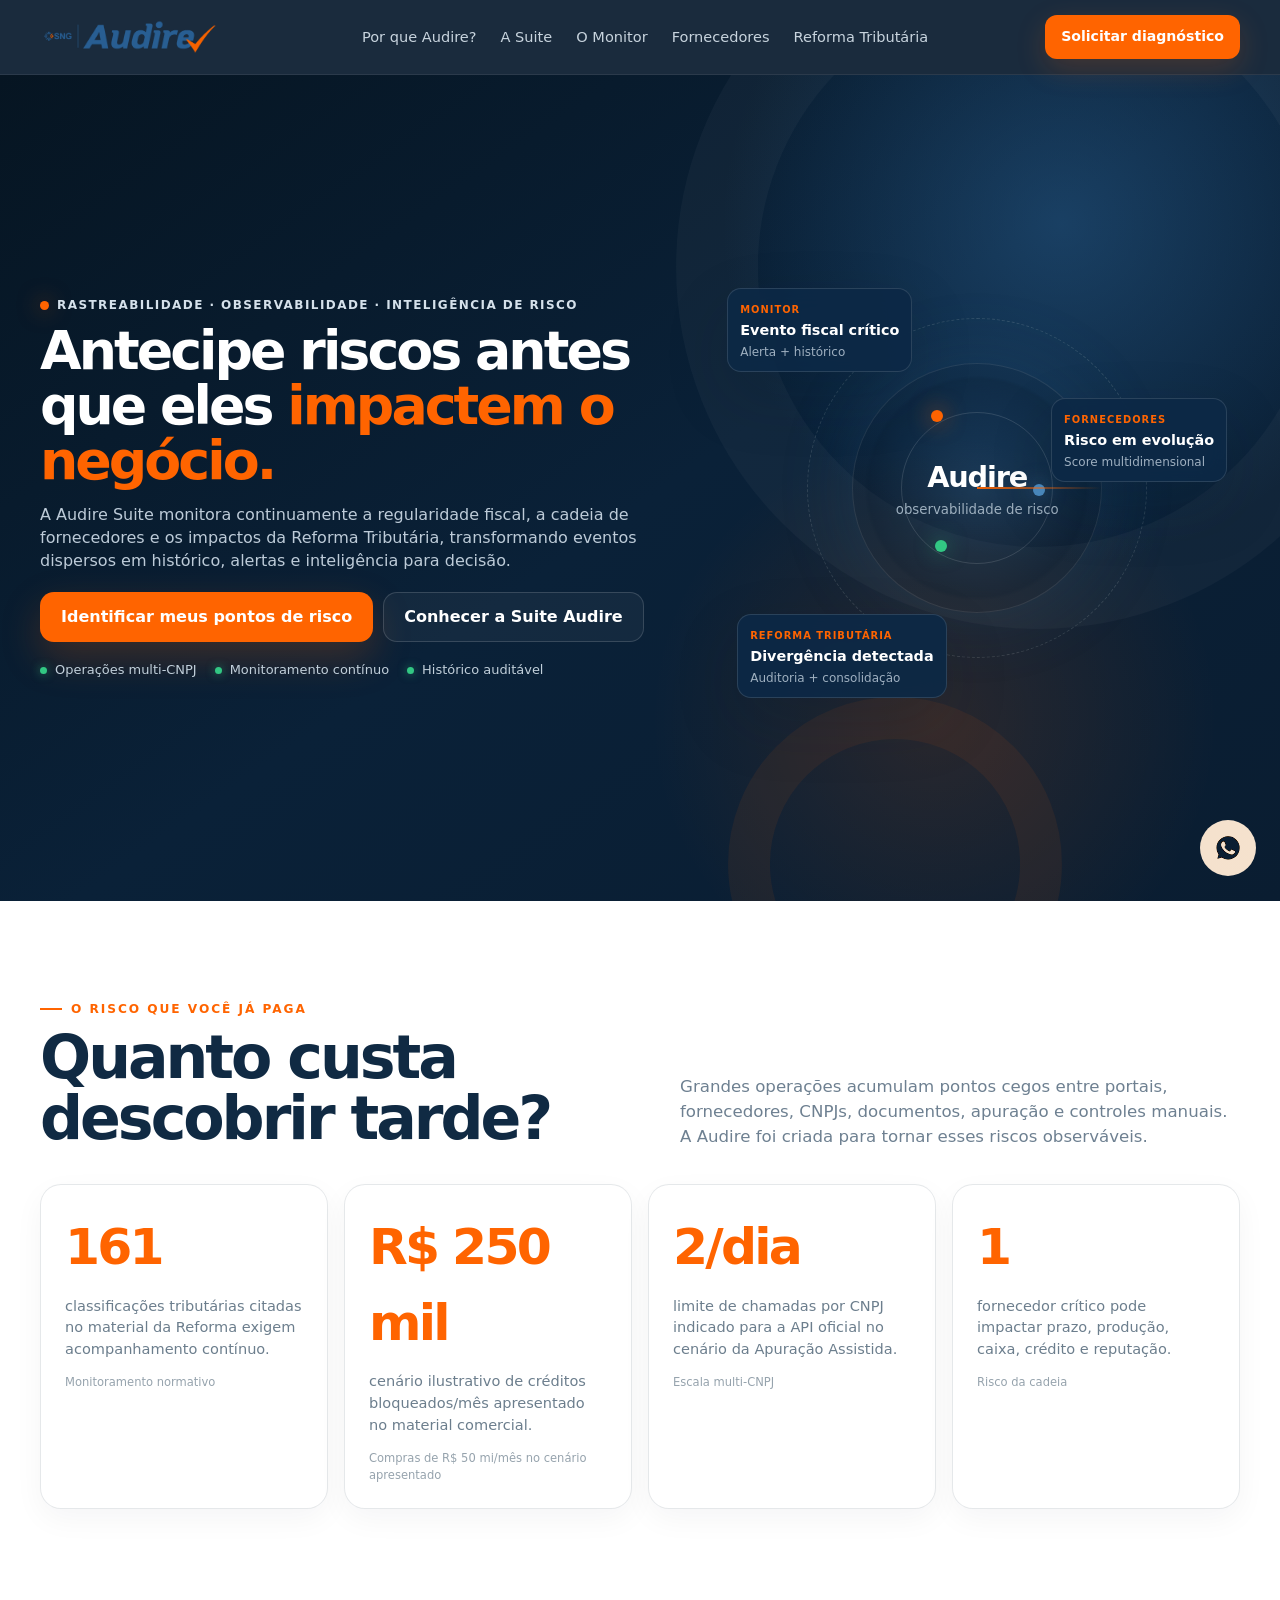
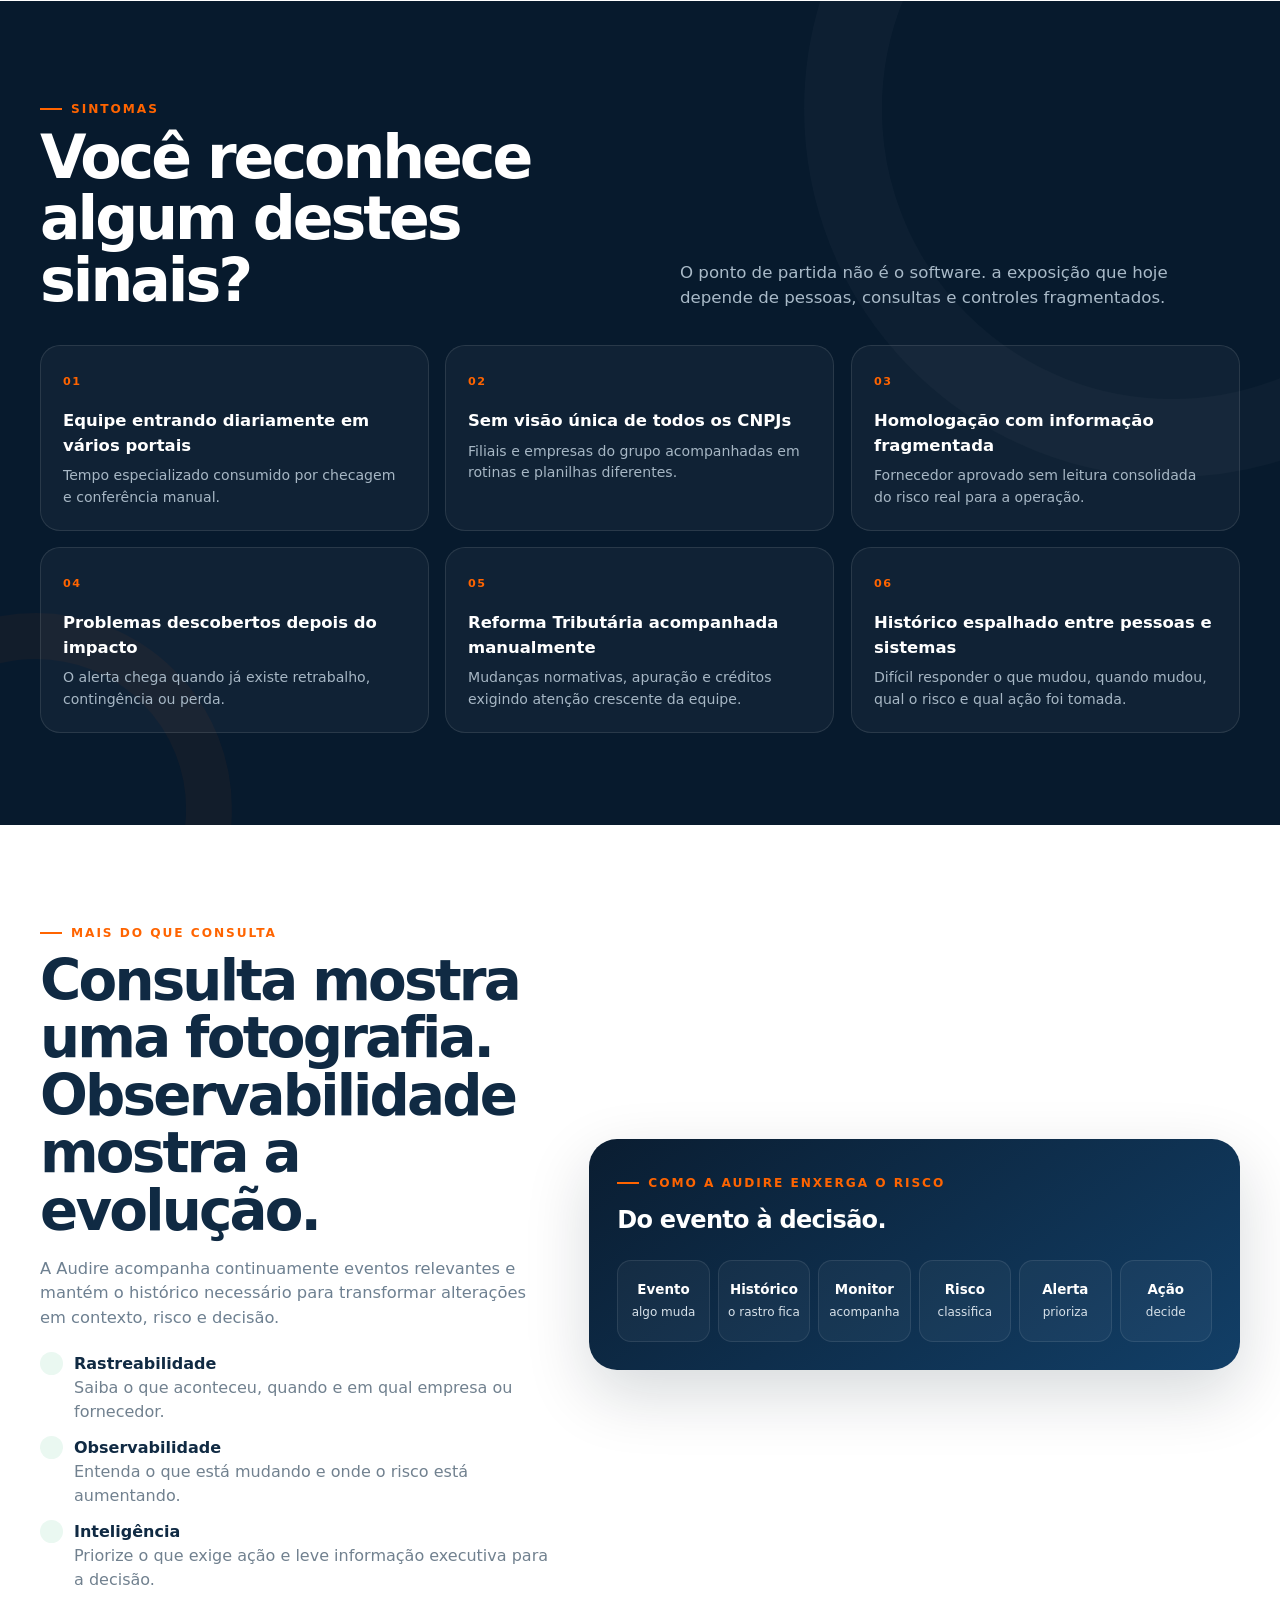
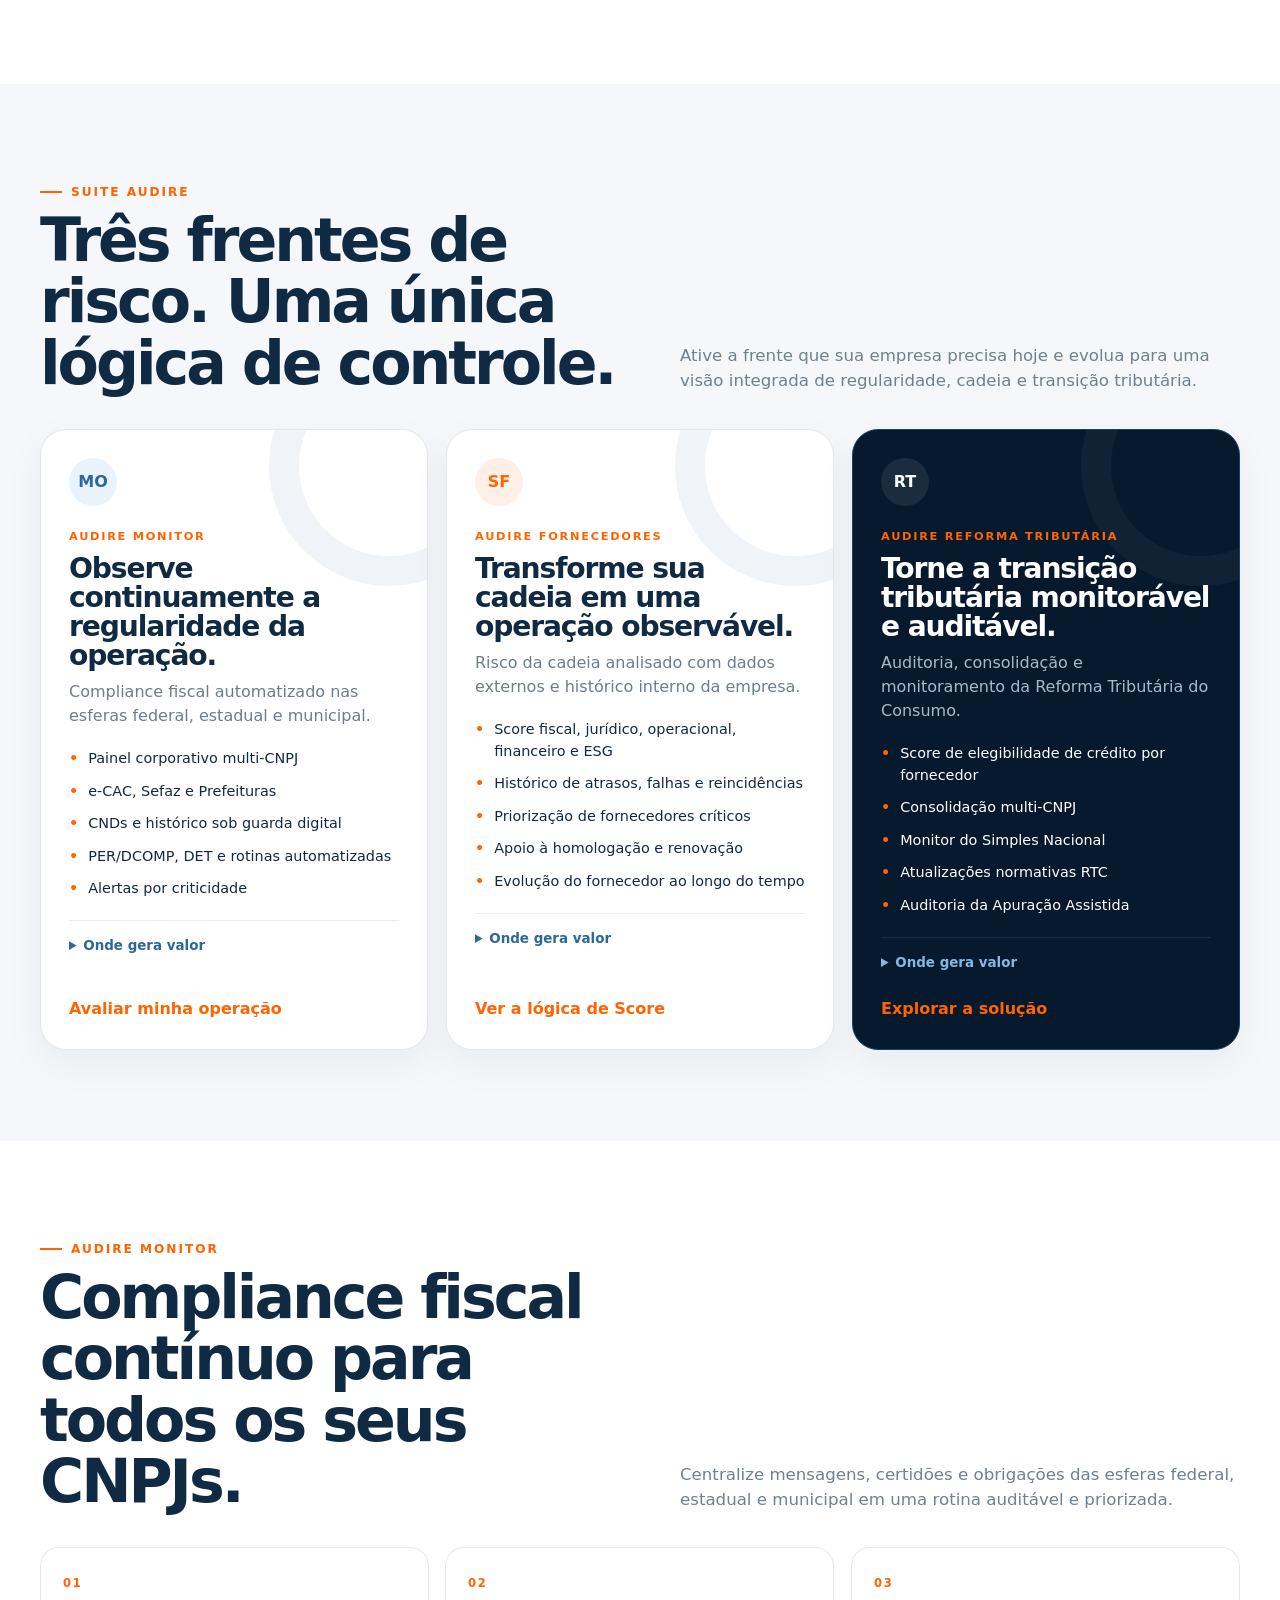
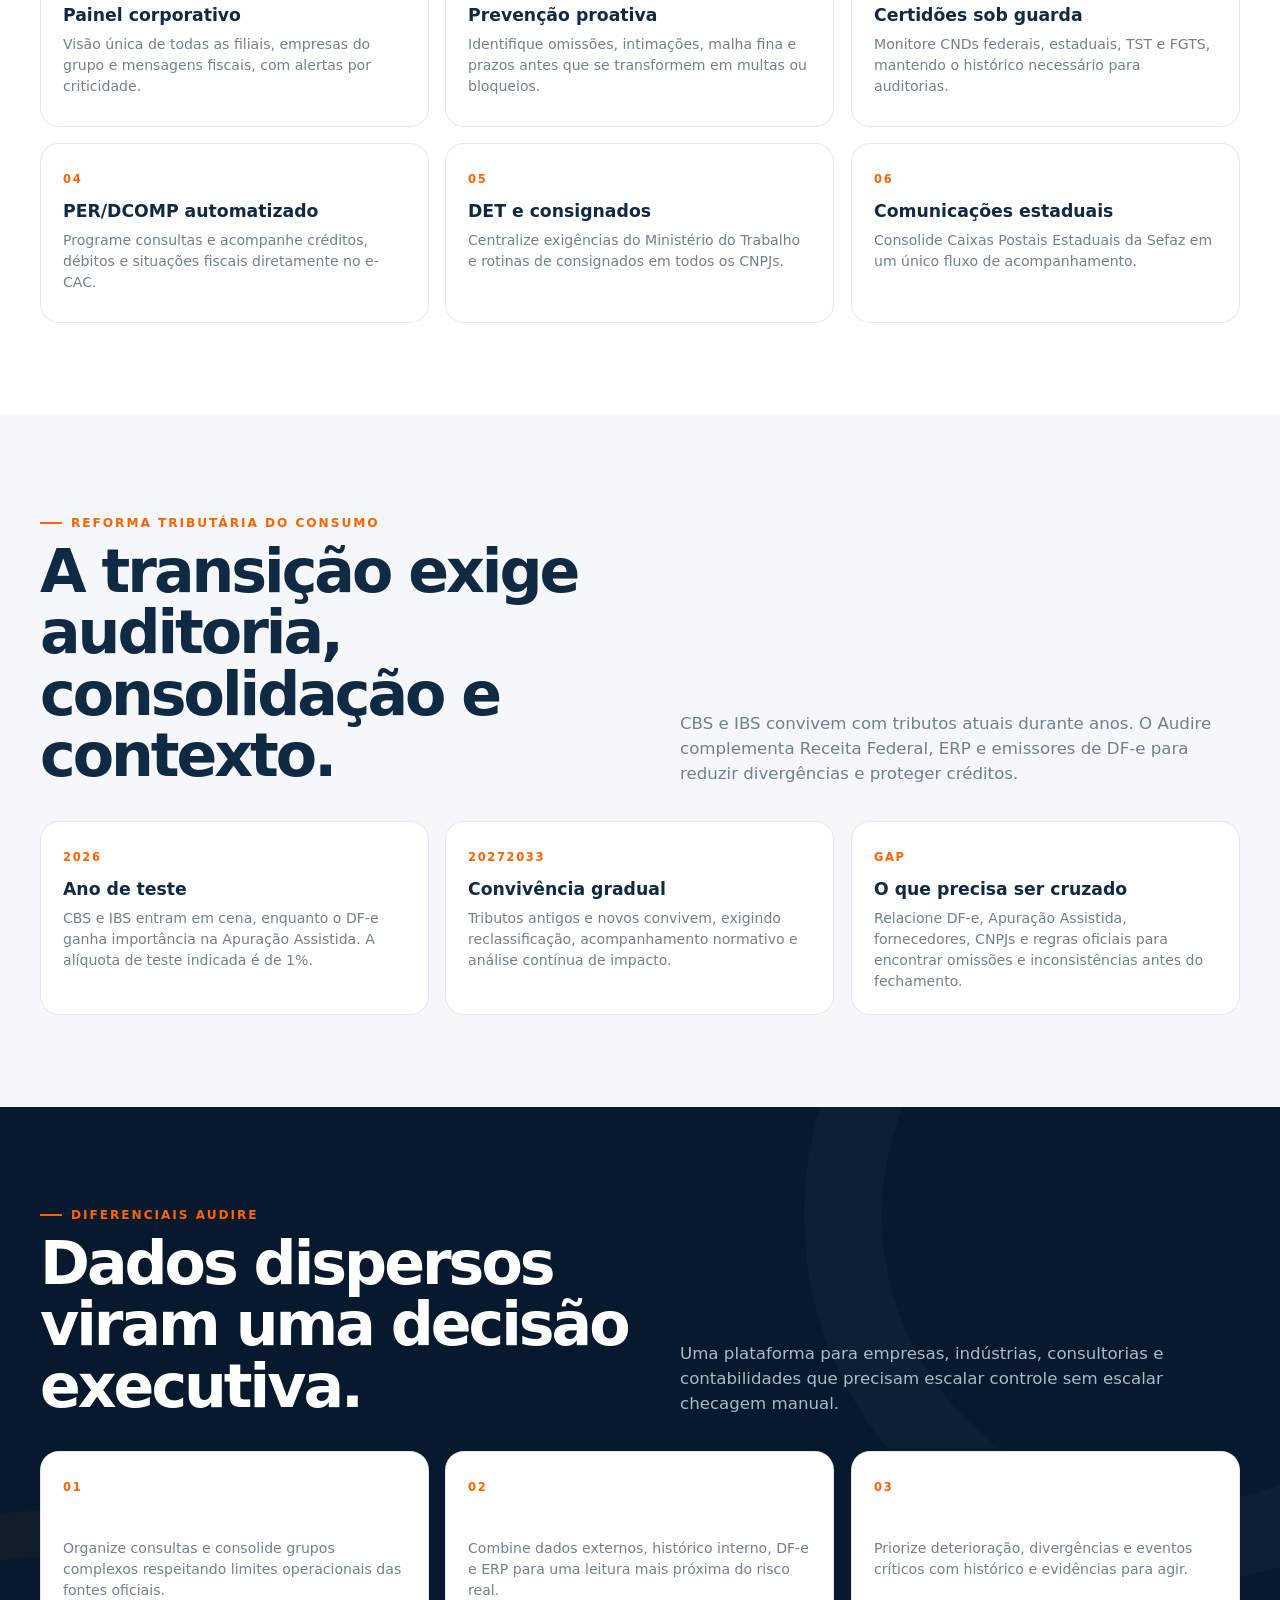
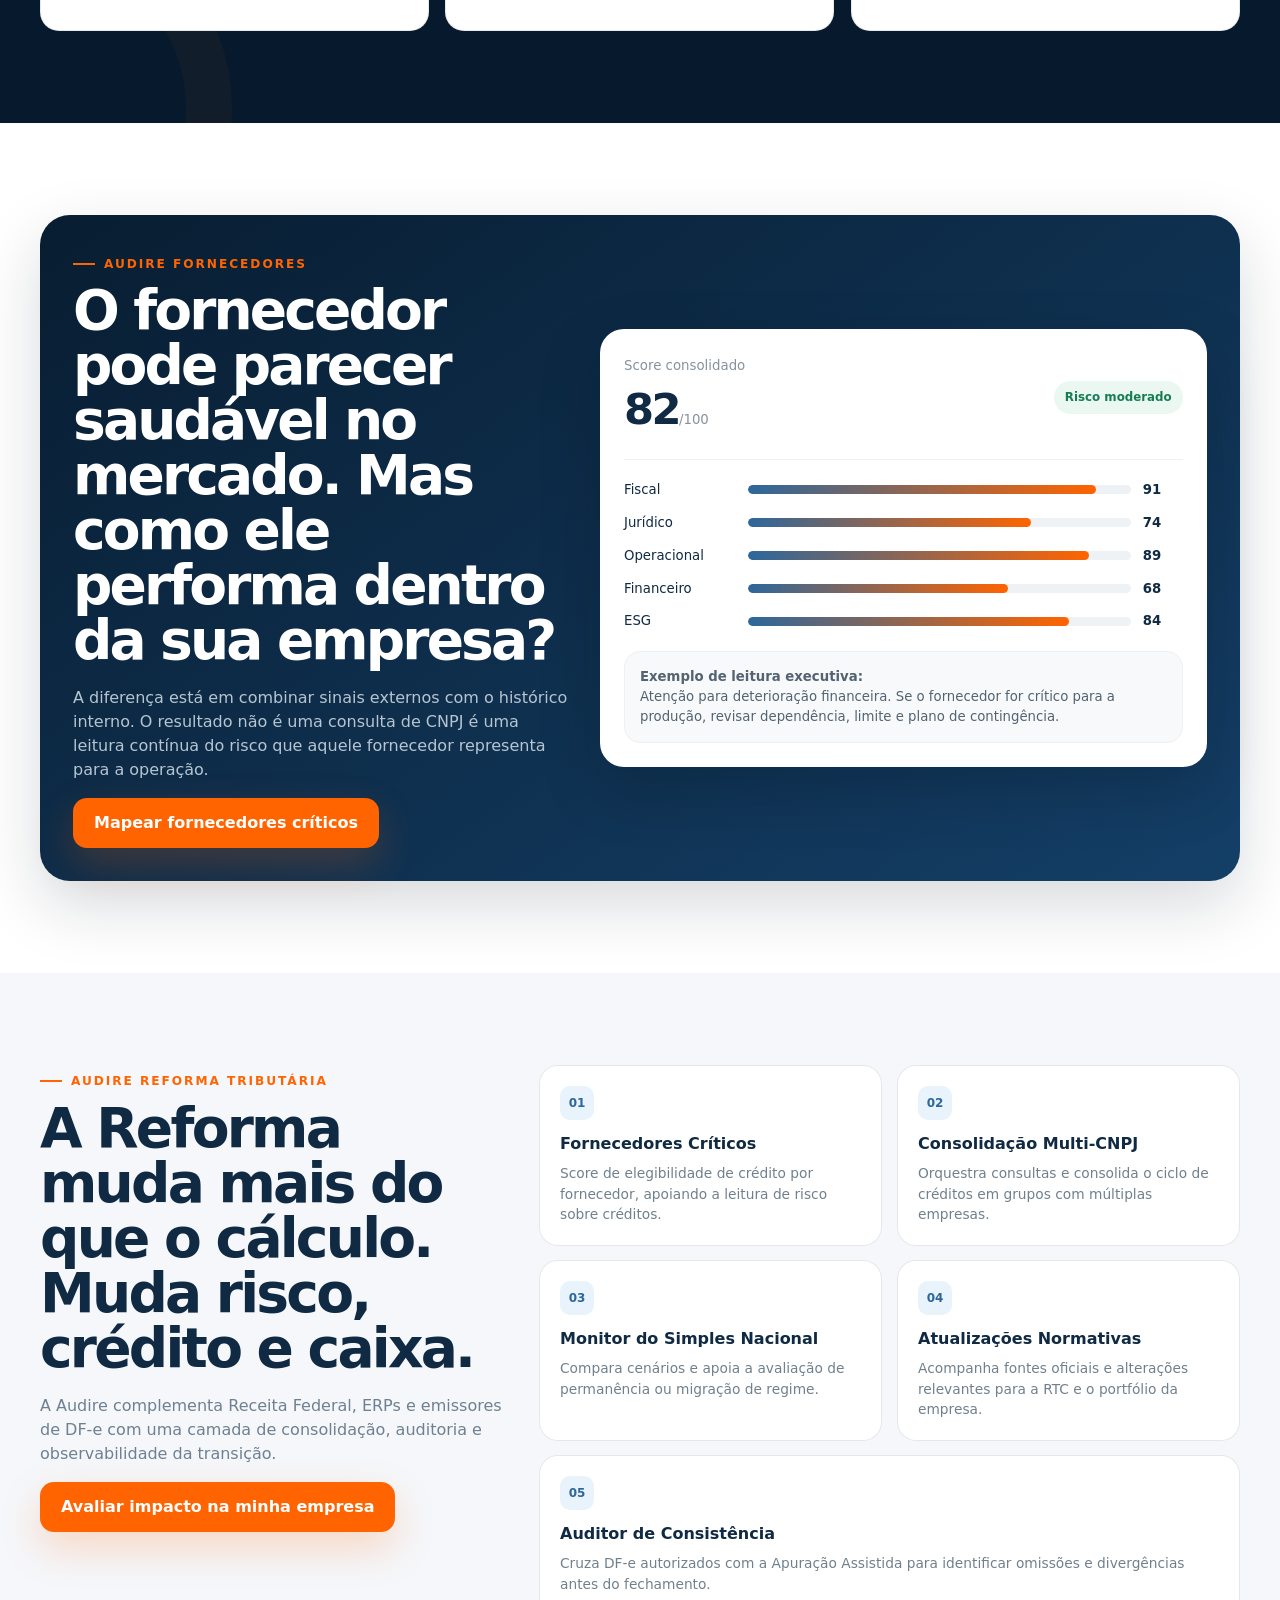
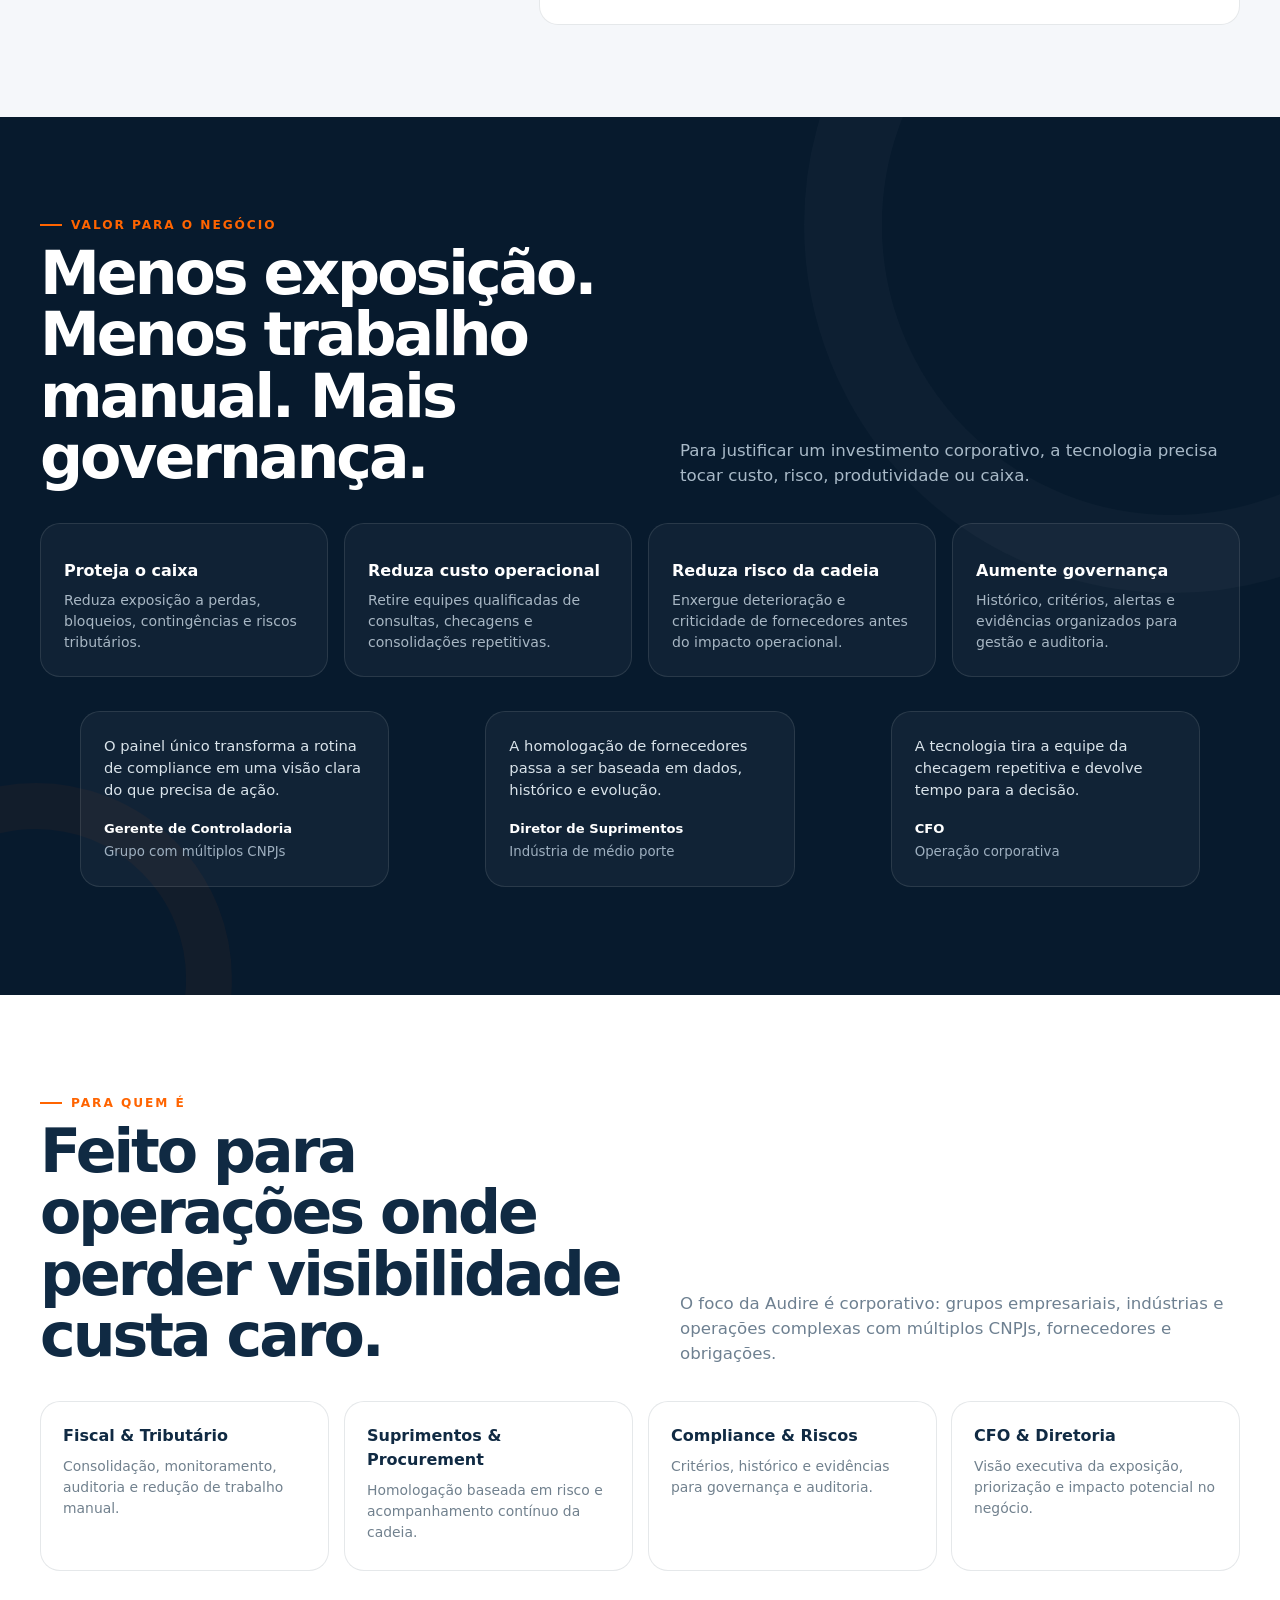
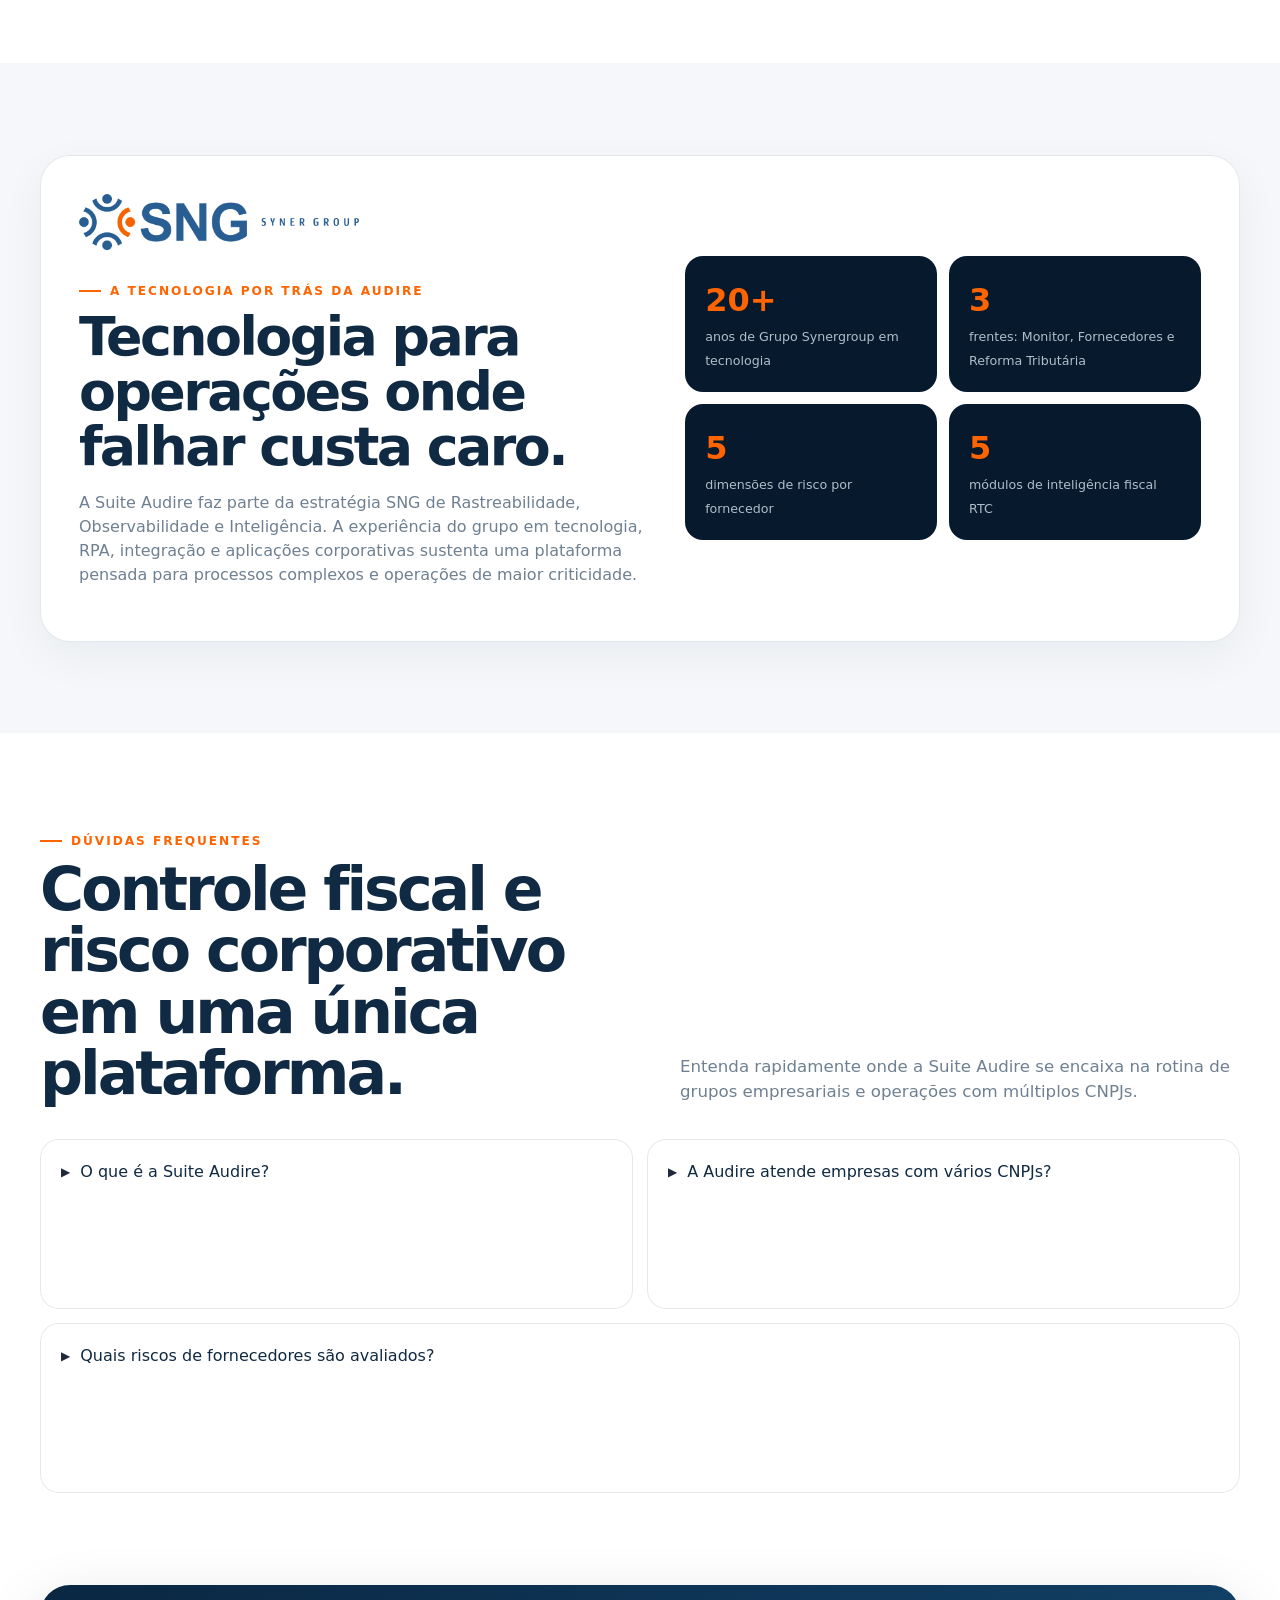
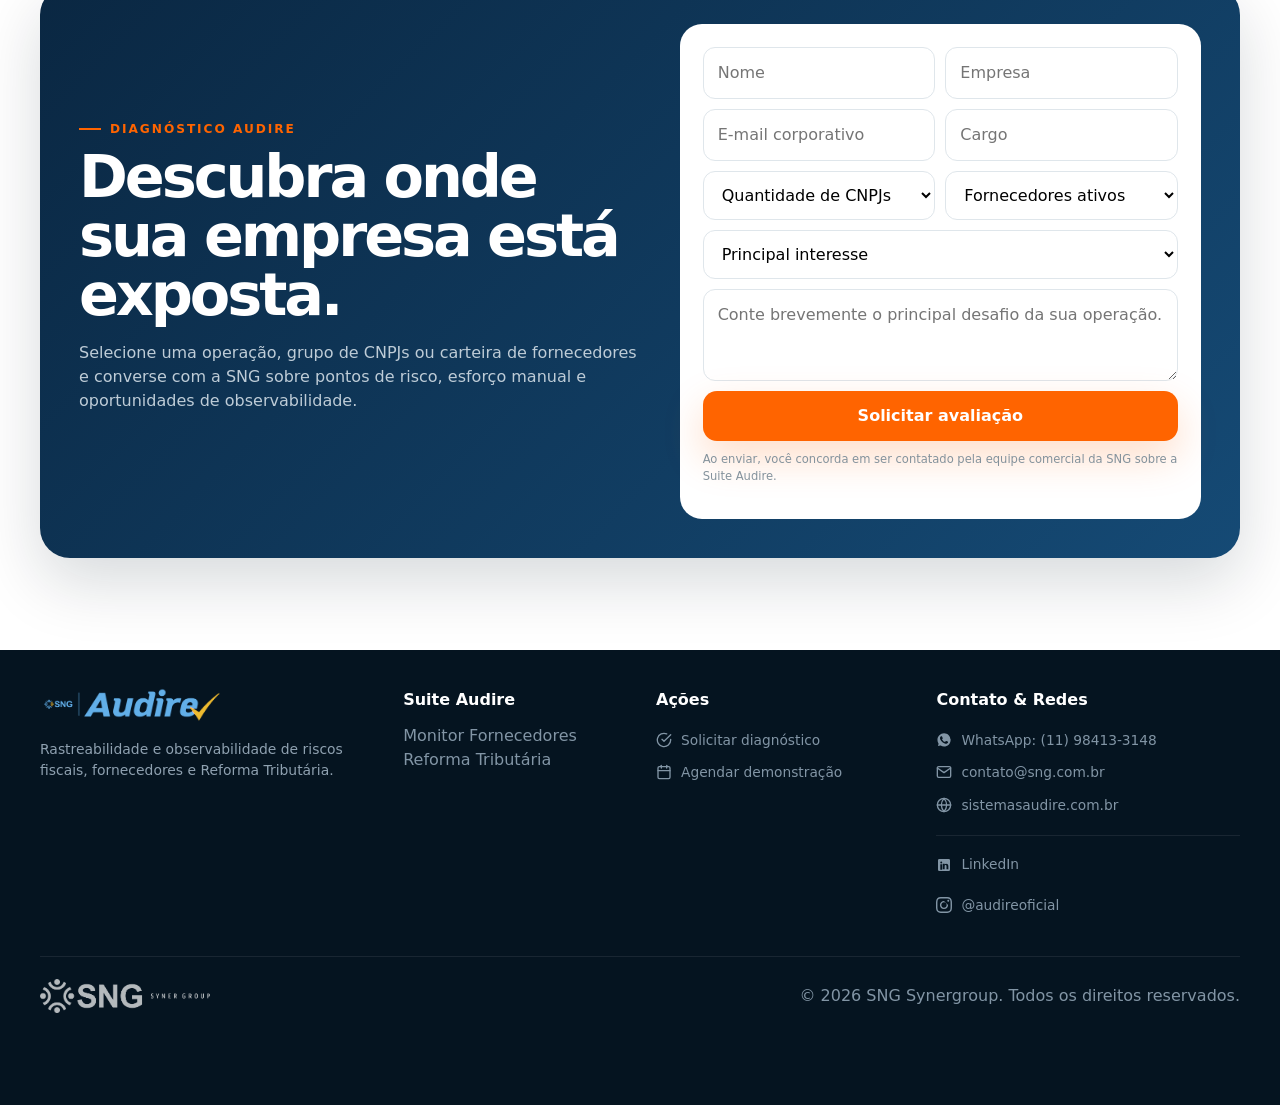
<file: index.html>
<!doctype html>
<html lang="pt-BR">
<head>
  <meta charset="utf-8">
  <meta name="viewport" content="width=device-width, initial-scale=1">
  <title>Suite Audire | Monitor Fiscal, Score de Fornecedores e Reforma Tributária</title>
  <meta name="description" content="A Suite Audire monitora a regularidade fiscal, avalia o risco de fornecedores e audita a Reforma Tributária em um único painel para operações com múltiplos CNPJs.">
  <meta name="robots" content="index,follow,max-image-preview:large">
  <meta name="author" content="SNG Synergroup">
  <meta property="og:type" content="website">
  <meta property="og:locale" content="pt_BR">
  <meta property="og:title" content="Suite Audire | Risco fiscal, fornecedores e Reforma Tributária">
  <meta property="og:description" content="Visibilidade contínua para regularidade fiscal, cadeia de fornecedores e transição tributária.">
  <meta property="og:site_name" content="Audire Suite">
  <meta name="twitter:card" content="summary">
  <meta name="twitter:title" content="Suite Audire | Monitoramento corporativo de riscos">
  <meta name="twitter:description" content="Monitore CNPJs, fornecedores e a Reforma Tributária em uma única lógica de controle.">
  <meta name="theme-color" content="#0A1D31">

  <script type="application/ld+json">
  {
    "@context":"https://schema.org",
    "@graph":[
      {
        "@type":"Organization",
        "name":"SNG Synergroup",
        "url":"https://sng.com.br/",
        "email":"contato@sng.com.br",
        "telephone":"+55-11-4521-1661"
      },
      {
        "@type":"SoftwareApplication",
        "name":"Suite Audire",
        "applicationCategory":"BusinessApplication",
        "description":"Plataforma de monitoramento fiscal, risco de fornecedores e Reforma Tributária para operações corporativas.",
        "operatingSystem":"Web",
        "provider":{"@type":"Organization","name":"SNG Synergroup"},
        "offers":{"@type":"Offer","url":"#diagnostico","price":"0","priceCurrency":"BRL","description":"Diagnóstico inicial"}
      },
      {
        "@type":"FAQPage",
        "mainEntity":[
          {"@type":"Question","name":"O que é a Suite Audire?","acceptedAnswer":{"@type":"Answer","text":" uma plataforma web que reúne monitoramento fiscal, análise contínua de fornecedores e auditoria da Reforma Tributária para operações corporativas."}},
          {"@type":"Question","name":"A Suite Audire atende empresas com vários CNPJs?","acceptedAnswer":{"@type":"Answer","text":"Sim. A plataforma foi pensada para grupos empresariais, indústrias, consultorias e contabilidades que precisam consolidar informações de múltiplos CNPJs."}},
          {"@type":"Question","name":"Quais riscos de fornecedores são avaliados?","acceptedAnswer":{"@type":"Answer","text":"O Score Fornecedores considera dimensões fiscal, jurídica, operacional, financeira e ESG, combinando dados externos com histórico interno."}}
        ]
      }
    ]
  }
  </script>

  <link rel="stylesheet" href="./css/index.css">
  <link rel="shortcut icon" href="./favicon.ico">
</head>

<script>
  document.addEventListener("DOMContentLoaded", () => {
    // 1. Mapeamento e distribuição de animações variadas
    
    // Títulos de Seção: Surge de baixo com fade
    document.querySelectorAll('.section-head, .sng-box').forEach(el => el.classList.add('reveal-fade'));

    // Cards do Hero e Impacto: Entrada intercalada (Esquerda / Direita)
    document.querySelectorAll('.pain-card, .impact-card, .content-card').forEach((el, index) => {
      el.classList.add(index % 2 === 0 ? 'reveal-left' : 'reveal-right');
    });

    // Cards da Suite: Efeito Scale-Up com destaque no card central
    document.querySelectorAll('.product, .rtc-card, .target').forEach(el => el.classList.add('reveal-scale'));

    // Painel de Score de Fornecedores
    const scoreBoard = document.querySelector('.score-board');
    if (scoreBoard) {
      scoreBoard.classList.add('reveal-scale');
      // Salva a largura das barras para a animação do JS
      scoreBoard.querySelectorAll('.bar i').forEach(bar => {
        bar.style.setProperty('--target-width', bar.style.width);
      });
    }

    // 2. Intersection Observer Unificado
    const observer = new IntersectionObserver((entries) => {
      entries.forEach((entry, idx) => {
        if (entry.isIntersecting) {
          // Atraso escalonado (Stagger effect) para elementos em grade
          setTimeout(() => {
            entry.target.classList.add('active');
          }, 100);

          // Animação de contagem numérica
          const counter = entry.target.querySelector('[data-count]');
          if (counter && !counter.classList.contains('counted')) {
            counter.classList.add('counted');
            animateCount(counter);
          }
        }
      });
    }, { threshold: 0.12 });

    // Registra todos os elementos com animação no Observer
    document.querySelectorAll('.reveal-fade, .reveal-left, .reveal-right, .reveal-scale, .score-board').forEach(el => observer.observe(el));

    // 3. Função de contagem dos números
    function animateCount(el) {
      const target = +el.getAttribute('data-count');
      let current = 0;
      const step = Math.ceil(target / 45);
      const timer = setInterval(() => {
        current += step;
        if (current >= target) {
          el.textContent = target;
          clearInterval(timer);
        } else {
          el.textContent = current;
        }
      }, 25);
    }
  });
</script>

<body>
  <header class="header">
    <div class="container header-inner">
      <a href="#inicio" aria-label="Audire Suite">
        <img class="audire-logo" src="./imagens/logo-audire.png" alt="SNG Audire">
      </a>
      <nav class="menu" aria-label="Navegação principal">
        <a href="#observabilidade">Por que Audire?</a>
        <a href="#suite">A Suite</a>
        <a href="#monitor">O Monitor</a>
        <a href="#fornecedores">Fornecedores</a>
        <a href="#reforma">Reforma Tributária</a>
      </nav>
      <a class="header-cta" href="#diagnostico">Solicitar diagnóstico</a>
    </div>
  </header>

  <main id="inicio">
    <section class="hero">
      <div class="container hero-grid">
        <div>
          <div class="hero-eyebrow"><i></i> Rastreabilidade · Observabilidade · Inteligência de risco</div>
          <h1>Antecipe riscos antes que eles <span>impactem o negócio.</span></h1>
          <p class="hero-copy">
            A Audire Suite monitora continuamente a regularidade fiscal, a cadeia de fornecedores e os impactos da Reforma Tributária, transformando eventos dispersos em histórico, alertas e inteligência para decisão.
          </p>

          <div class="hero-actions">
            <a class="btn primary" href="#diagnostico">Identificar meus pontos de risco </a>
            <a class="btn secondary" href="#suite">Conhecer a Suite Audire</a>
          </div>

          <div class="hero-proof">
            <span><i></i> Operações multi-CNPJ</span>
            <span><i></i> Monitoramento contínuo</span>
            <span><i></i> Histórico auditável</span>
          </div>
        </div>

        <div class="hero-visual" aria-hidden="true">
          <div class="radar">
            <div class="radar-line"></div>
            <span class="radar-dot rd1"></span><span class="radar-dot rd2"></span><span class="radar-dot rd3"></span>
            <div class="radar-center"><div><strong>Audire</strong><small>observabilidade de risco</small></div></div>
          </div>

          <div class="signal sg1"><span class="tag">Monitor</span><b>Evento fiscal crítico</b><small>Alerta + histórico</small></div>
          <div class="signal sg2"><span class="tag">Fornecedores</span><b>Risco em evolução</b><small>Score multidimensional</small></div>
          <div class="signal sg3"><span class="tag">Reforma Tributária</span><b>Divergência detectada</b><small>Auditoria + consolidação</small></div>
        </div>
      </div>
    </section>

    <section class="section white">
      <div class="container">
        <div class="section-head">
          <div>
            <span class="kicker">O risco que você já paga</span>
            <h2>Quanto custa descobrir tarde?</h2>
          </div>
          <p>
            Grandes operações acumulam pontos cegos entre portais, fornecedores, CNPJs, documentos, apuração e controles manuais. A Audire foi criada para tornar esses riscos observáveis.
          </p>
        </div>

        <div class="impact-grid">
          <article class="impact-card">
            <strong data-count="161">0</strong>
            <p>classificações tributárias citadas no material da Reforma exigem acompanhamento contínuo.</p>
            <small>Monitoramento normativo</small>
          </article>
          <article class="impact-card">
            <strong>R$ 250 mil</strong>
            <p>cenário ilustrativo de créditos bloqueados/mês apresentado no material comercial.</p>
            <small>Compras de R$ 50 mi/mês no cenário apresentado</small>
          </article>
          <article class="impact-card">
            <strong>2/dia</strong>
            <p>limite de chamadas por CNPJ indicado para a API oficial no cenário da Apuração Assistida.</p>
            <small>Escala multi-CNPJ</small>
          </article>
          <article class="impact-card">
            <strong>1</strong>
            <p>fornecedor crítico pode impactar prazo, produção, caixa, crédito e reputação.</p>
            <small>Risco da cadeia</small>
          </article>
        </div>
      </div>
    </section>

    <section class="section dark">
      <div class="container">
        <div class="section-head">
          <div>
            <span class="kicker">Sintomas</span>
            <h2>Você reconhece algum destes sinais?</h2>
          </div>
          <p>O ponto de partida não é o software.  a exposição que hoje depende de pessoas, consultas e controles fragmentados.</p>
        </div>

        <div class="pain-grid">
          <article class="pain-card"><span class="pain-index">01</span><h3>Equipe entrando diariamente em vários portais</h3><p>Tempo especializado consumido por checagem e conferência manual.</p></article>
          <article class="pain-card"><span class="pain-index">02</span><h3>Sem visão única de todos os CNPJs</h3><p>Filiais e empresas do grupo acompanhadas em rotinas e planilhas diferentes.</p></article>
          <article class="pain-card"><span class="pain-index">03</span><h3>Homologação com informação fragmentada</h3><p>Fornecedor aprovado sem leitura consolidada do risco real para a operação.</p></article>
          <article class="pain-card"><span class="pain-index">04</span><h3>Problemas descobertos depois do impacto</h3><p>O alerta chega quando já existe retrabalho, contingência ou perda.</p></article>
          <article class="pain-card"><span class="pain-index">05</span><h3>Reforma Tributária acompanhada manualmente</h3><p>Mudanças normativas, apuração e créditos exigindo atenção crescente da equipe.</p></article>
          <article class="pain-card"><span class="pain-index">06</span><h3>Histórico espalhado entre pessoas e sistemas</h3><p>Difícil responder o que mudou, quando mudou, qual o risco e qual ação foi tomada.</p></article>
        </div>
      </div>
    </section>

    <section class="section white" id="observabilidade">
      <div class="container obs-grid">
        <div class="obs-copy">
          <span class="kicker">Mais do que consulta</span>
          <h2>Consulta mostra uma fotografia. Observabilidade mostra a evolução.</h2>
          <p>
            A Audire acompanha continuamente eventos relevantes e mantém o histórico necessário para transformar alterações em contexto, risco e decisão.
          </p>
          <div class="obs-list">
            <div class="obs-item"><span class="check"></span><div><b>Rastreabilidade</b><br><span style="color:#71818F">Saiba o que aconteceu, quando e em qual empresa ou fornecedor.</span></div></div>
            <div class="obs-item"><span class="check"></span><div><b>Observabilidade</b><br><span style="color:#71818F">Entenda o que está mudando e onde o risco está aumentando.</span></div></div>
            <div class="obs-item"><span class="check"></span><div><b>Inteligência</b><br><span style="color:#71818F">Priorize o que exige ação e leve informação executiva para a decisão.</span></div></div>
          </div>
        </div>

        <div class="flow">
          <span class="kicker">Como a Audire enxerga o risco</span>
          <h3>Do evento à decisão.</h3>
          <div class="flow-row">
            <div class="flow-step"><div><b>Evento</b>algo muda</div></div>
            <div class="flow-step"><div><b>Histórico</b>o rastro fica</div></div>
            <div class="flow-step"><div><b>Monitor</b>acompanha</div></div>
            <div class="flow-step"><div><b>Risco</b>classifica</div></div>
            <div class="flow-step"><div><b>Alerta</b>prioriza</div></div>
            <div class="flow-step"><div><b>Ação</b>decide</div></div>
          </div>
        </div>
      </div>
    </section>

    <section class="section" id="suite">
      <div class="container">
        <div class="section-head">
          <div>
            <span class="kicker">Suite Audire</span>
            <h2>Três frentes de risco. Uma única lógica de controle.</h2>
          </div>
          <p>Ative a frente que sua empresa precisa hoje e evolua para uma visão integrada de regularidade, cadeia e transição tributária.</p>
        </div>

        <div class="suite-grid">
          <article class="product">
            <div class="product-code">MO</div>
            <span class="label">Audire Monitor</span>
            <h3>Observe continuamente a regularidade da operação.</h3>
            <p>Compliance fiscal automatizado nas esferas federal, estadual e municipal.</p>
            <ul>
              <li>Painel corporativo multi-CNPJ</li>
              <li>e-CAC, Sefaz e Prefeituras</li>
              <li>CNDs e histórico sob guarda digital</li>
              <li>PER/DCOMP, DET e rotinas automatizadas</li>
              <li>Alertas por criticidade</li>
            </ul>
            <details>
              <summary>Onde gera valor</summary>
              <p>Reduz consultas manuais, aumenta a governança e ajuda a antecipar pendências, intimações e riscos de regularidade.</p>
            </details>
            <a class="link" href="#diagnostico">Avaliar minha operação </a>
          </article>

          <article class="product orange">
            <div class="product-code">SF</div>
            <span class="label">Audire Fornecedores</span>
            <h3>Transforme sua cadeia em uma operação observável.</h3>
            <p>Risco da cadeia analisado com dados externos e histórico interno da empresa.</p>
            <ul>
              <li>Score fiscal, jurídico, operacional, financeiro e ESG</li>
              <li>Histórico de atrasos, falhas e reincidências</li>
              <li>Priorização de fornecedores críticos</li>
              <li>Apoio à homologação e renovação</li>
              <li>Evolução do fornecedor ao longo do tempo</li>
            </ul>
            <details>
              <summary>Onde gera valor</summary>
              <p>Reduz risco de ruptura, melhora a homologação e cria evidência para decisões de compras, compliance e gestão da cadeia.</p>
            </details>
            <a class="link" href="#fornecedores">Ver a lógica de Score </a>
          </article>

          <article class="product featured">
            <div class="product-code">RT</div>
            <span class="label">Audire Reforma Tributária</span>
            <h3>Torne a transição tributária monitorável e auditável.</h3>
            <p>Auditoria, consolidação e monitoramento da Reforma Tributária do Consumo.</p>
            <ul>
              <li>Score de elegibilidade de crédito por fornecedor</li>
              <li>Consolidação multi-CNPJ</li>
              <li>Monitor do Simples Nacional</li>
              <li>Atualizações normativas RTC</li>
              <li>Auditoria da Apuração Assistida</li>
            </ul>
            <details>
              <summary>Onde gera valor</summary>
              <p>Atua sobre riscos de crédito, divergências, escala multi-CNPJ e acompanhamento da transição tributária.</p>
            </details>
            <a class="link" href="#reforma">Explorar a solução </a>
          </article>
        </div>
      </div>
    </section>

    <section class="section white" aria-labelledby="monitor-detalhes" id="monitor">
      <div class="container">
        <div class="section-head">
          <div>
            <span class="kicker">Audire Monitor</span>
            <h2 id="monitor-detalhes">Compliance fiscal contínuo para todos os seus CNPJs.</h2>
          </div>
          <p>Centralize mensagens, certidões e obrigações das esferas federal, estadual e municipal em uma rotina auditável e priorizada.</p>
        </div>
        <div class="content-grid">
          <article class="content-card"><span class="num">01</span><h3>Painel corporativo</h3><p>Visão única de todas as filiais, empresas do grupo e mensagens fiscais, com alertas por criticidade.</p></article>
          <article class="content-card"><span class="num">02</span><h3>Prevenção proativa</h3><p>Identifique omissões, intimações, malha fina e prazos antes que se transformem em multas ou bloqueios.</p></article>
          <article class="content-card"><span class="num">03</span><h3>Certidões sob guarda</h3><p>Monitore CNDs federais, estaduais, TST e FGTS, mantendo o histórico necessário para auditorias.</p></article>
          <article class="content-card"><span class="num">04</span><h3>PER/DCOMP automatizado</h3><p>Programe consultas e acompanhe créditos, débitos e situações fiscais diretamente no e-CAC.</p></article>
          <article class="content-card"><span class="num">05</span><h3>DET e consignados</h3><p>Centralize exigências do Ministério do Trabalho e rotinas de consignados em todos os CNPJs.</p></article>
          <article class="content-card"><span class="num">06</span><h3>Comunicações estaduais</h3><p>Consolide Caixas Postais Estaduais da Sefaz em um único fluxo de acompanhamento.</p></article>
        </div>
      </div>
    </section>

    <section class="section" aria-labelledby="reforma-cenario">
      <div class="container">
        <div class="section-head">
          <div>
            <span class="kicker">Reforma Tributária do Consumo</span>
            <h2 id="reforma-cenario">A transição exige auditoria, consolidação e contexto.</h2>
          </div>
          <p>CBS e IBS convivem com tributos atuais durante anos. O Audire complementa Receita Federal, ERP e emissores de DF-e para reduzir divergências e proteger créditos.</p>
        </div>
        <div class="content-grid">
          <article class="content-card"><span class="num">2026</span><h3>Ano de teste</h3><p>CBS e IBS entram em cena, enquanto o DF-e ganha importância na Apuração Assistida. A alíquota de teste indicada é de 1%.</p></article>
          <article class="content-card"><span class="num">20272033</span><h3>Convivência gradual</h3><p>Tributos antigos e novos convivem, exigindo reclassificação, acompanhamento normativo e análise contínua de impacto.</p></article>
          <article class="content-card"><span class="num">GAP</span><h3>O que precisa ser cruzado</h3><p>Relacione DF-e, Apuração Assistida, fornecedores, CNPJs e regras oficiais para encontrar omissões e inconsistências antes do fechamento.</p></article>
        </div>
      </div>
    </section>

    <section class="section dark" aria-labelledby="audire-diferenciais">
      <div class="container">
        <div class="section-head">
          <div>
            <span class="kicker">Diferenciais Audire</span>
            <h2 id="audire-diferenciais">Dados dispersos viram uma decisão executiva.</h2>
          </div>
          <p>Uma plataforma para empresas, indústrias, consultorias e contabilidades que precisam escalar controle sem escalar checagem manual.</p>
        </div>
        <div class="content-grid">
          <article class="content-card"><span class="num">01</span><h3>Orquestração multi-CNPJ</h3><p>Organize consultas e consolide grupos complexos respeitando limites operacionais das fontes oficiais.</p></article>
          <article class="content-card"><span class="num">02</span><h3>Cruzamento de dados</h3><p>Combine dados externos, histórico interno, DF-e e ERP para uma leitura mais próxima do risco real.</p></article>
          <article class="content-card"><span class="num">03</span><h3>Alertas acionáveis</h3><p>Priorize deterioração, divergências e eventos críticos com histórico e evidências para agir.</p></article>
        </div>
      </div>
    </section>

    <section class="section white" id="fornecedores">
      <div class="container">
        <div class="score-shell">
          <div class="score-copy">
            <span class="kicker">Audire Fornecedores</span>
            <h2>O fornecedor pode parecer saudável no mercado. Mas como ele performa dentro da sua empresa?</h2>
            <p>
              A diferença está em combinar sinais externos com o histórico interno. O resultado não é uma consulta de CNPJ  é uma leitura contínua do risco que aquele fornecedor representa para a operação.
            </p>
            <a class="btn primary" href="#diagnostico">Mapear fornecedores críticos</a>
          </div>

          <div class="score-board">
            <div class="score-head">
              <div class="score-total"><small>Score consolidado</small><br><strong>82</strong><small>/100</small></div>
              <span class="risk-pill">Risco moderado</span>
            </div>
            <div class="score-bars">
              <div class="bar-row"><span>Fiscal</span><div class="bar"><i style="width:91%"></i></div><b>91</b></div>
              <div class="bar-row"><span>Jurídico</span><div class="bar"><i style="width:74%"></i></div><b>74</b></div>
              <div class="bar-row"><span>Operacional</span><div class="bar"><i style="width:89%"></i></div><b>89</b></div>
              <div class="bar-row"><span>Financeiro</span><div class="bar"><i style="width:68%"></i></div><b>68</b></div>
              <div class="bar-row"><span>ESG</span><div class="bar"><i style="width:84%"></i></div><b>84</b></div>
            </div>
            <div class="score-alert"><b>Exemplo de leitura executiva:</b><br>Atenção para deterioração financeira. Se o fornecedor for crítico para a produção, revisar dependência, limite e plano de contingência.</div>
          </div>
        </div>
      </div>
    </section>

    <section class="section" id="reforma">
      <div class="container rtc-grid">
        <div class="rtc-copy">
          <span class="kicker">Audire Reforma Tributária</span>
          <h2>A Reforma muda mais do que o cálculo. Muda risco, crédito e caixa.</h2>
          <p>
            A Audire complementa Receita Federal, ERPs e emissores de DF-e com uma camada de consolidação, auditoria e observabilidade da transição.
          </p>
          <a class="btn primary" href="#diagnostico">Avaliar impacto na minha empresa</a>
        </div>

        <div class="rtc-modules">
          <article class="rtc-card"><span class="rtc-num">01</span><b>Fornecedores Críticos</b><p>Score de elegibilidade de crédito por fornecedor, apoiando a leitura de risco sobre créditos.</p></article>
          <article class="rtc-card"><span class="rtc-num">02</span><b>Consolidação Multi-CNPJ</b><p>Orquestra consultas e consolida o ciclo de créditos em grupos com múltiplas empresas.</p></article>
          <article class="rtc-card"><span class="rtc-num">03</span><b>Monitor do Simples Nacional</b><p>Compara cenários e apoia a avaliação de permanência ou migração de regime.</p></article>
          <article class="rtc-card"><span class="rtc-num">04</span><b>Atualizações Normativas</b><p>Acompanha fontes oficiais e alterações relevantes para a RTC e o portfólio da empresa.</p></article>
          <article class="rtc-card"><span class="rtc-num">05</span><b>Auditor de Consistência</b><p>Cruza DF-e autorizados com a Apuração Assistida para identificar omissões e divergências antes do fechamento.</p></article>
        </div>
      </div>
    </section>

    <section class="section dark">
      <div class="container">
        <div class="section-head">
          <div>
            <span class="kicker">Valor para o negócio</span>
            <h2>Menos exposição. Menos trabalho manual. Mais governança.</h2>
          </div>
          <p>Para justificar um investimento corporativo, a tecnologia precisa tocar custo, risco, produtividade ou caixa.</p>
        </div>

        <div class="benefit-grid">
          <article class="benefit"><span class="ico"></span><b>Proteja o caixa</b><p>Reduza exposição a perdas, bloqueios, contingências e riscos tributários.</p></article>
          <article class="benefit"><span class="ico"></span><b>Reduza custo operacional</b><p>Retire equipes qualificadas de consultas, checagens e consolidações repetitivas.</p></article>
          <article class="benefit"><span class="ico"></span><b>Reduza risco da cadeia</b><p>Enxergue deterioração e criticidade de fornecedores antes do impacto operacional.</p></article>
          <article class="benefit"><span class="ico"></span><b>Aumente governança</b><p>Histórico, critérios, alertas e evidências organizados para gestão e auditoria.</p></article>
        </div>
        <div class="quote-grid" style="margin-top:18px">
          <blockquote class="quote"><p>O painel único transforma a rotina de compliance em uma visão clara do que precisa de ação.</p><b>Gerente de Controladoria</b><small>Grupo com múltiplos CNPJs</small></blockquote>
          <blockquote class="quote"><p>A homologação de fornecedores passa a ser baseada em dados, histórico e evolução.</p><b>Diretor de Suprimentos</b><small>Indústria de médio porte</small></blockquote>
          <blockquote class="quote"><p>A tecnologia tira a equipe da checagem repetitiva e devolve tempo para a decisão.</p><b>CFO</b><small>Operação corporativa</small></blockquote>
        </div>
      </div>
    </section>

    <section class="section white">
      <div class="container">
        <div class="section-head">
          <div>
            <span class="kicker">Para quem é</span>
            <h2>Feito para operações onde perder visibilidade custa caro.</h2>
          </div>
          <p>O foco da Audire é corporativo: grupos empresariais, indústrias e operações complexas com múltiplos CNPJs, fornecedores e obrigações.</p>
        </div>

        <div class="target-grid">
          <article class="target"><b>Fiscal & Tributário</b><p>Consolidação, monitoramento, auditoria e redução de trabalho manual.</p></article>
          <article class="target"><b>Suprimentos & Procurement</b><p>Homologação baseada em risco e acompanhamento contínuo da cadeia.</p></article>
          <article class="target"><b>Compliance & Riscos</b><p>Critérios, histórico e evidências para governança e auditoria.</p></article>
          <article class="target"><b>CFO & Diretoria</b><p>Visão executiva da exposição, priorização e impacto potencial no negócio.</p></article>
        </div>
      </div>
    </section>

    <section class="section">
      <div class="container">
        <div class="sng-box">
          <div>
            <img class="sng-copy-logo" src="./imagens/logo-sng.png" alt="SNG Syner Group">
            <span class="kicker">A tecnologia por trás da Audire</span>
            <h2>Tecnologia para operações onde falhar custa caro.</h2>
            <p>
              A Suite Audire faz parte da estratégia SNG de Rastreabilidade, Observabilidade e Inteligência. A experiência do grupo em tecnologia, RPA, integração e aplicações corporativas sustenta uma plataforma pensada para processos complexos e operações de maior criticidade.
            </p>
          </div>
          <div class="sng-metrics">
            <div class="metric"><strong>20+</strong><span>anos de Grupo Synergroup em tecnologia</span></div>
            <div class="metric"><strong>3</strong><span>frentes: Monitor, Fornecedores e Reforma Tributária</span></div>
            <div class="metric"><strong>5</strong><span>dimensões de risco por fornecedor</span></div>
            <div class="metric"><strong>5</strong><span>módulos de inteligência fiscal RTC</span></div>
          </div>
        </div>
      </div>
    </section>

    <section class="section white" id="faq">
      <div class="container">
        <div class="section-head">
          <div>
            <span class="kicker">Dúvidas frequentes</span>
            <h2>Controle fiscal e risco corporativo em uma única plataforma.</h2>
          </div>
          <p>Entenda rapidamente onde a Suite Audire se encaixa na rotina de grupos empresariais e operações com múltiplos CNPJs.</p>
        </div>
        <div class="rtc-modules">
          <details class="rtc-card"><summary>O que é a Suite Audire?</summary><p> É uma plataforma web que reúne monitoramento fiscal, análise contínua de fornecedores e auditoria da Reforma Tributária.</p></details>
          <details class="rtc-card"><summary>A Audire atende empresas com vários CNPJs?</summary><p>Sim. A solução consolida informações para grupos empresariais, indústrias, consultorias e contabilidades.</p></details>
          <details class="rtc-card"><summary>Quais riscos de fornecedores são avaliados?</summary><p>O Score Fornecedores considera as dimensões fiscal, jurídica, operacional, financeira e ESG, combinando dados externos com histórico interno.</p></details>
        </div>
      </div>
    </section>

    <section class="section white" id="diagnostico">
      <div class="container">
        <div class="cta-shell">
          <div>
            <span class="kicker">Diagnóstico Audire</span>
            <h2>Descubra onde sua empresa está exposta.</h2>
            <p>
              Selecione uma operação, grupo de CNPJs ou carteira de fornecedores e converse com a SNG sobre pontos de risco, esforço manual e oportunidades de observabilidade.
            </p>
          </div>

          <form class="form" onsubmit="event.preventDefault();document.getElementById('form-msg').textContent='Formulário pronto para integração com CRM / RD Station / endpoint comercial.';">
            <div class="form-grid">
              <input type="text" placeholder="Nome" required>
              <input type="text" placeholder="Empresa" required>
            </div>
            <div class="form-grid">
              <input type="email" placeholder="E-mail corporativo" required>
              <input type="text" placeholder="Cargo">
            </div>
            <div class="form-grid">
              <select>
                <option value="">Quantidade de CNPJs</option>
                <option>15</option><option>620</option><option>2150</option><option>51100</option><option>100+</option>
              </select>
              <select>
                <option value="">Fornecedores ativos</option>
                <option>Até 100</option><option>101500</option><option>5012.000</option><option>2.00110.000</option><option>10.000+</option>
              </select>
            </div>
            <select>
              <option value="">Principal interesse</option>
              <option>Audire Monitor</option>
              <option>Audire Fornecedores</option>
              <option>Audire Reforma Tributária</option>
              <option>Suite completa</option>
            </select>
            <textarea placeholder="Conte brevemente o principal desafio da sua operação."></textarea>
            <button class="btn primary" type="submit">Solicitar avaliação</button>
            <small>Ao enviar, você concorda em ser contatado pela equipe comercial da SNG sobre a Suite Audire.</small>
            <div id="form-msg"></div>
          </form>
        </div>
      </div>
    </section>
  </main>

  <footer>
    <div class="container">
      <div class="footer-grid">
        <div>
          <img class="footer-audire" src="./imagens/logo-audire.png" alt="Audire">
          <p>Rastreabilidade e observabilidade de riscos fiscais, fornecedores e Reforma Tributária.</p>
        </div>
        
        <div>
          <b>Suite Audire</b>
          <a href="#monitor">Monitor</a>
          <a href="#fornecedores">Fornecedores</a>
          <a href="#reforma">Reforma Tributária</a>
        </div>

        <div>
          <b>Ações</b>
          <a href="#diagnostico" class="footer-link-icon">
            <svg width="16" height="16" viewBox="0 0 24 24" fill="none" stroke="currentColor" stroke-width="2" stroke-linecap="round" stroke-linejoin="round"><path d="M22 11.08V12a10 10 0 1 1-5.93-9.14"></path><polyline points="22 4 12 14.01 9 11.01"></polyline></svg>
            Solicitar diagnóstico
          </a>
          <a href="https://lp.audirecont.com.br/agendar-demo-audirecorp" target="_blank" rel="noopener" class="footer-link-icon">
            <svg width="16" height="16" viewBox="0 0 24 24" fill="none" stroke="currentColor" stroke-width="2" stroke-linecap="round" stroke-linejoin="round"><rect x="3" y="4" width="18" height="18" rx="2" ry="2"></rect><line x1="16" y1="2" x2="16" y2="6"></line><line x1="8" y1="2" x2="8" y2="6"></line><line x1="3" y1="10" x2="21" y2="10"></line></svg>
            Agendar demonstração
          </a>
        </div>

        <div>
  <b>Contato & Redes</b>
  <a href="https://wa.me/5511984133148" target="_blank" rel="noopener" class="footer-link-icon">
    <svg width="16" height="16" viewBox="0 0 24 24" fill="currentColor">
      <path d="M17.472 14.382c-.297-.149-1.758-.867-2.03-.967-.273-.099-.471-.148-.67.15-.197.297-.767.966-.94 1.164-.173.199-.347.223-.644.075-.297-.15-1.255-.463-2.39-1.475-.883-.788-1.48-1.761-1.653-2.059-.173-.297-.018-.458.13-.606.134-.133.298-.347.446-.521.151-.172.2-.296.3-.495.099-.198.05-.372-.025-.521-.075-.148-.669-1.611-.916-2.206-.242-.579-.487-.501-.669-.51l-.57-.01c-.198 0-.52.074-.792.372s-1.04 1.016-1.04 2.479 1.065 2.876 1.213 3.074c.149.198 2.095 3.2 5.076 4.487.709.306 1.263.489 1.694.626.712.226 1.36.194 1.872.118.571-.085 1.758-.719 2.006-1.413.248-.695.248-1.29.173-1.414-.074-.124-.272-.198-.57-.347m-5.421 7.403h-.004a9.87 9.87 0 01-5.031-1.378l-.361-.214-3.741.982.998-3.648-.235-.374a9.86 9.86 0 01-1.51-5.26c.001-5.45 4.436-9.884 9.888-9.884 2.64 0 5.122 1.03 6.988 2.898a9.825 9.825 0 012.893 6.99c-.002 5.45-4.437 9.884-9.885 9.884"/>
    </svg>
    WhatsApp: (11) 98413-3148
  </a>

  <a href="mailto:contato@sng.com.br" class="footer-link-icon">
    <svg width="16" height="16" viewBox="0 0 24 24" fill="none" stroke="currentColor" stroke-width="2" stroke-linecap="round" stroke-linejoin="round"><path d="M4 4h16c1.1 0 2 .9 2 2v12c0 1.1-.9 2-2 2H4c-1.1 0-2-.9-2-2V6c0-1.1.9-2 2-2z"></path><polyline points="22,6 12,13 2,6"></polyline></svg>
    contato@sng.com.br
  </a>

  <a href="https://sistemasaudire.com.br/" target="_blank" rel="noopener" class="footer-link-icon">
    <svg width="16" height="16" viewBox="0 0 24 24" fill="none" stroke="currentColor" stroke-width="2" stroke-linecap="round" stroke-linejoin="round"><circle cx="12" cy="12" r="10"></circle><line x1="2" y1="12" x2="22" y2="12"></line><path d="M12 2a15.3 15.3 0 0 1 4 10 15.3 15.3 0 0 1-4 10 15.3 15.3 0 0 1-4-10 15.3 15.3 0 0 1 4-10z"></path></svg>
    sistemasaudire.com.br
  </a>
  
  <div class="social-links">
    <a href="https://www.linkedin.com/company/audirecont/home/" target="_blank" rel="noopener" aria-label="LinkedIn Audire" class="social-icon">
      <svg width="16" height="16" viewBox="0 0 24 24" fill="currentColor"><path d="M19 3a2 2 0 0 1 2 2v14a2 2 0 0 1-2 2H5a2 2 0 0 1-2-2V5a2 2 0 0 1 2-2h14m-.5 15.5v-5.3a3.26 3.26 0 0 0-3.26-3.26c-.85 0-1.84.52-2.28 1.3v-1.11h-2.79v8.37h2.79v-4.93c0-.77.62-1.4 1.39-1.4a1.4 1.4 0 0 1 1.4 1.4v4.93h2.75M6.46 10.9v8.37H9.25V10.9H6.46M7.86 6.75a1.45 1.45 0 1 0 0 2.9 1.45 1.45 0 0 0 0-2.9Z"/></svg>
      LinkedIn
    </a>
    <a href="https://www.instagram.com/audireoficial/" target="_blank" rel="noopener" aria-label="Instagram Audire" class="social-icon">
      <svg width="16" height="16" viewBox="0 0 24 24" fill="currentColor"><path d="M12 2.163c3.204 0 3.584.012 4.85.07 3.252.148 4.771 1.691 4.919 4.919.058 1.265.069 1.645.069 4.849 0 3.205-.012 3.584-.069 4.849-.149 3.225-1.664 4.771-4.919 4.919-1.266.058-1.644.07-4.85.07-3.204 0-3.584-.012-4.849-.07-3.26-.149-4.771-1.699-4.919-4.92-.058-1.265-.07-1.644-.07-4.849 0-3.204.013-3.583.07-4.849.149-3.227 1.664-4.771 4.919-4.919 1.266-.057 1.645-.069 4.849-.069zm0-2.163c-3.259 0-3.667.014-4.947.072-4.358.2-6.78 2.618-6.98 6.98-.059 1.281-.073 1.689-.073 4.948 0 3.259.014 3.668.072 4.948.2 4.358 2.618 6.78 6.98 6.98 1.281.058 1.689.072 4.948.072 3.259 0 3.668-.014 4.948-.072 4.354-.2 6.782-2.618 6.979-6.98.059-1.28.073-1.689.073-4.948 0-3.259-.014-3.667-.072-4.947-.196-4.354-2.617-6.78-6.979-6.98-1.281-.059-1.69-.073-4.949-.073zm0 5.838c-3.403 0-6.162 2.759-6.162 6.162s2.759 6.163 6.162 6.163 6.162-2.759 6.162-6.162zm0 10.162c-2.209 0-4-1.79-4-4 0-2.209 1.791-4 4-4s4 1.791 4 4c0 2.21-1.791 4-4 4zm6.406-11.845c-.796 0-1.441.645-1.441 1.44s.645 1.44 1.441 1.44c.795 0 1.439-.645 1.439-1.44s-.644-1.44-1.439-1.44z"/></svg>
      @audireoficial
    </a>
  </div>
</div>
      </div>

      <div class="footer-bottom">
        <img class="footer-sng" src="./imagens/logo-sng.png" alt="SNG Syner Group">
        <span>© 2026 SNG Synergroup. Todos os direitos reservados.</span>
      </div>
    </div>
  </footer>

  <nav class="mobile-nav" aria-label="Navegação mobile">
    <a href="#suite"><b>Suite</b>Produtos</a>
    <a href="#fornecedores"><b>Score</b>Fornecedores</a>
    <a href="#diagnostico"><b>Falar</b>Diagnóstico</a>
  </nav>

  <!-- BOTÃO FLUTUANTE WHATSAPP -->
  <a href="https://wa.me/5511984133148?text=Ol%C3%A1%2C%20acessei%20o%20site%20e%20gostaria%20de%20saber%20mais%20sobre%20o%20Audire!" 
    target="_blank" 
    rel="noopener" 
    class="whatsapp-float" 
    aria-label="Falar no WhatsApp">
    <svg width="28" height="28" viewBox="0 0 24 24" fill="currentColor">
      <path d="M17.472 14.382c-.297-.149-1.758-.867-2.03-.967-.273-.099-.471-.148-.67.15-.197.297-.767.966-.94 1.164-.173.199-.347.223-.644.075-.297-.15-1.255-.463-2.39-1.475-.883-.788-1.48-1.761-1.653-2.059-.173-.297-.018-.458.13-.606.134-.133.298-.347.446-.521.151-.172.2-.296.3-.495.099-.198.05-.372-.025-.521-.075-.148-.669-1.611-.916-2.206-.242-.579-.487-.501-.669-.51l-.57-.01c-.198 0-.52.074-.792.372s-1.04 1.016-1.04 2.479 1.065 2.876 1.213 3.074c.149.198 2.095 3.2 5.076 4.487.709.306 1.263.489 1.694.626.712.226 1.36.194 1.872.118.571-.085 1.758-.719 2.006-1.413.248-.695.248-1.29.173-1.414-.074-.124-.272-.198-.57-.347m-5.421 7.403h-.004a9.87 9.87 0 01-5.031-1.378l-.361-.214-3.741.982.998-3.648-.235-.374a9.86 9.86 0 01-1.51-5.26c.001-5.45 4.436-9.884 9.888-9.884 2.64 0 5.122 1.03 6.988 2.898a9.825 9.825 0 012.893 6.99c-.002 5.45-4.437 9.884-9.885 9.884"/>
    </svg>
  </a>

  <script>
    const counters=document.querySelectorAll('[data-count]');
    const io=new IntersectionObserver(entries=>{
      entries.forEach(entry=>{
        if(!entry.isIntersecting) return;
        const el=entry.target,target=Number(el.dataset.count||0),start=performance.now(),duration=1100;
        const tick=(now)=>{
          const p=Math.min((now-start)/duration,1),eased=1-Math.pow(1-p,3);
          el.textContent=Math.round(target*eased).toLocaleString('pt-BR');
          if(p<1) requestAnimationFrame(tick);
        };
        requestAnimationFrame(tick); io.unobserve(el);
      });
    },{threshold:.45});
    counters.forEach(c=>io.observe(c));
  </script>
</body>
</html>
</file>
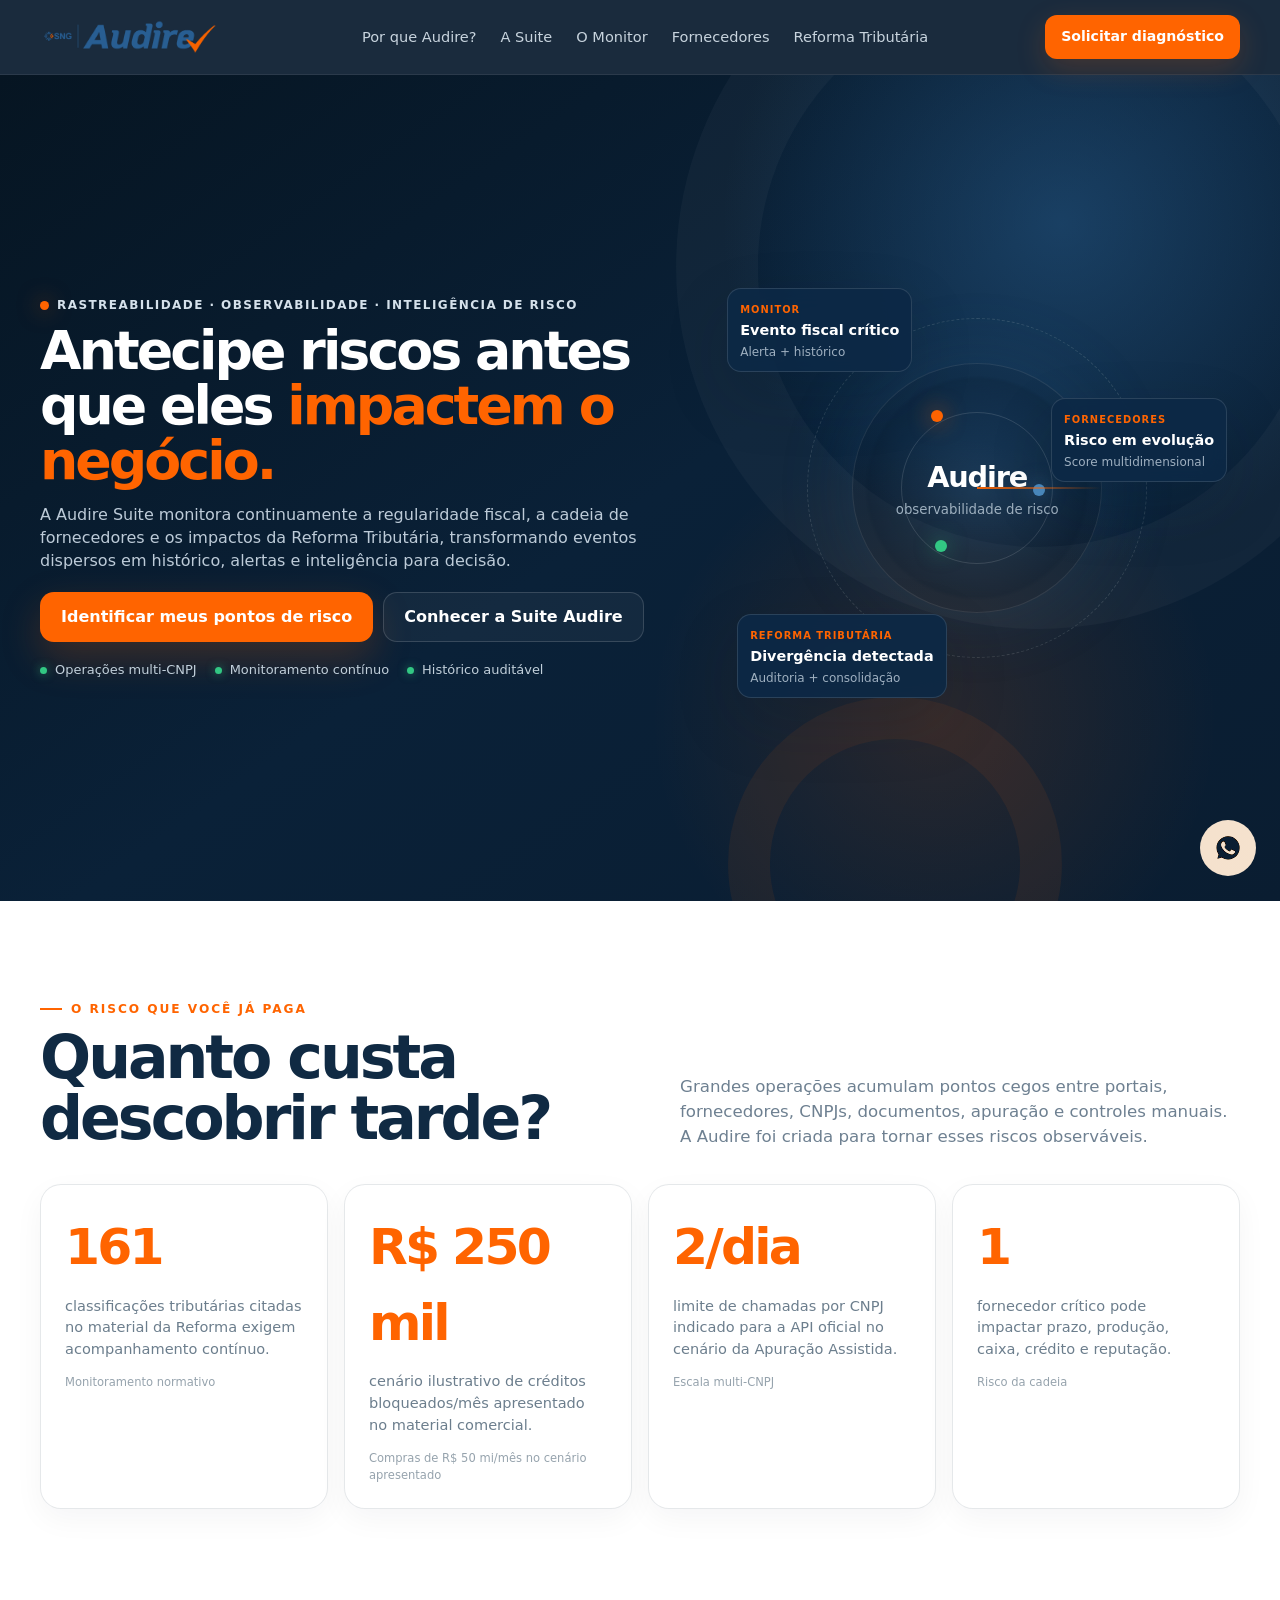
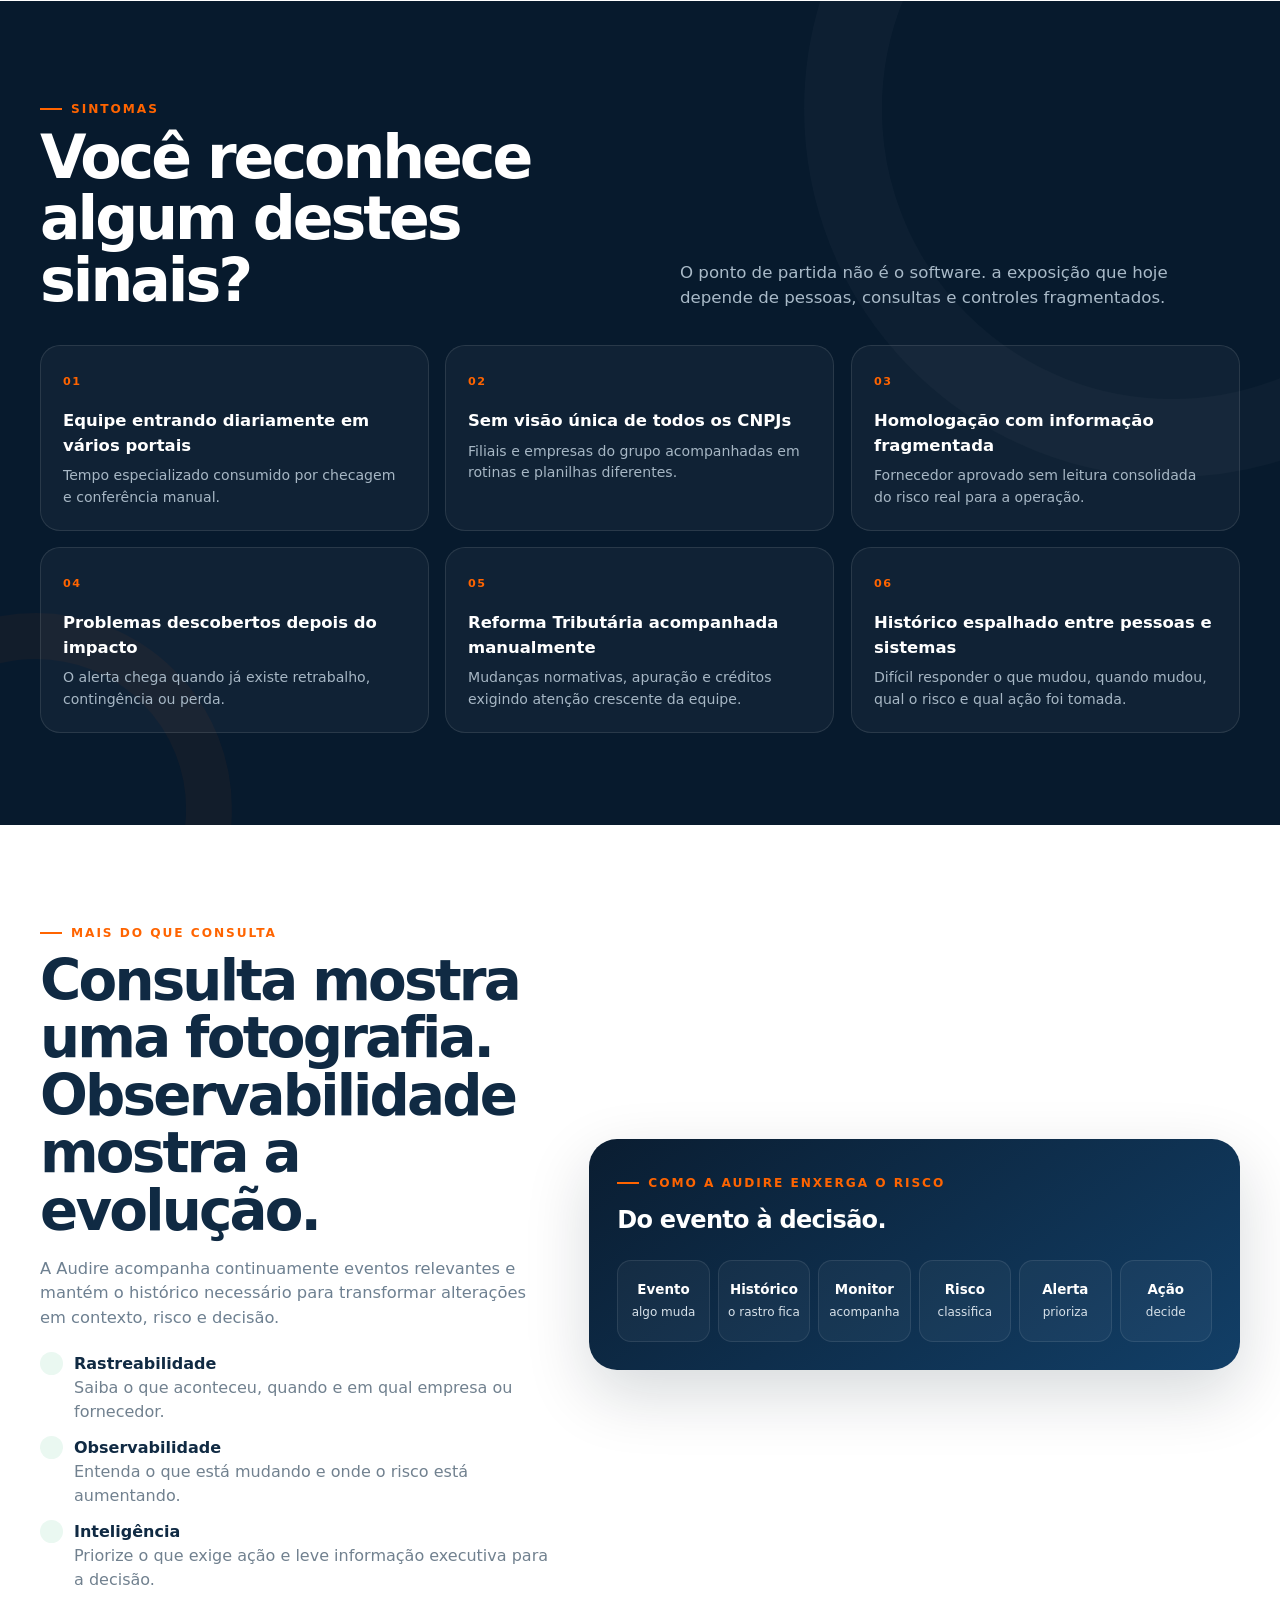
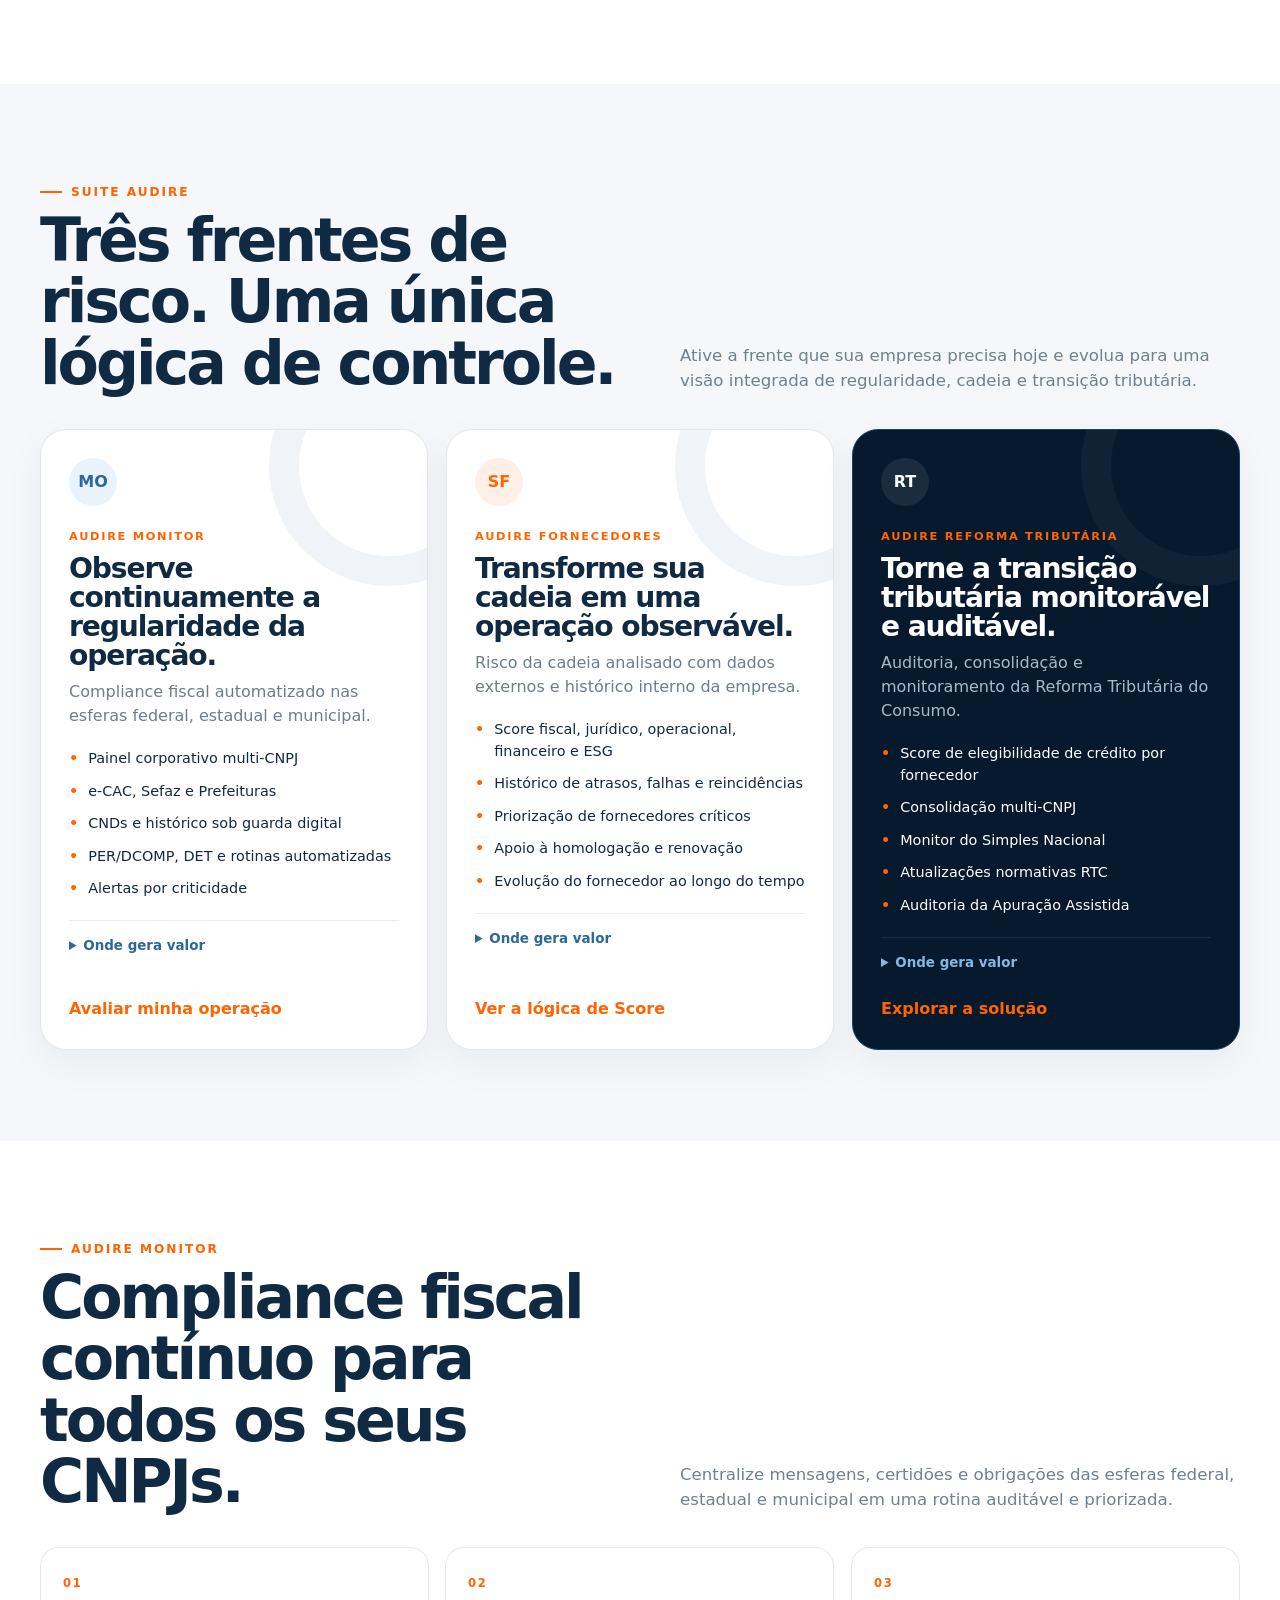
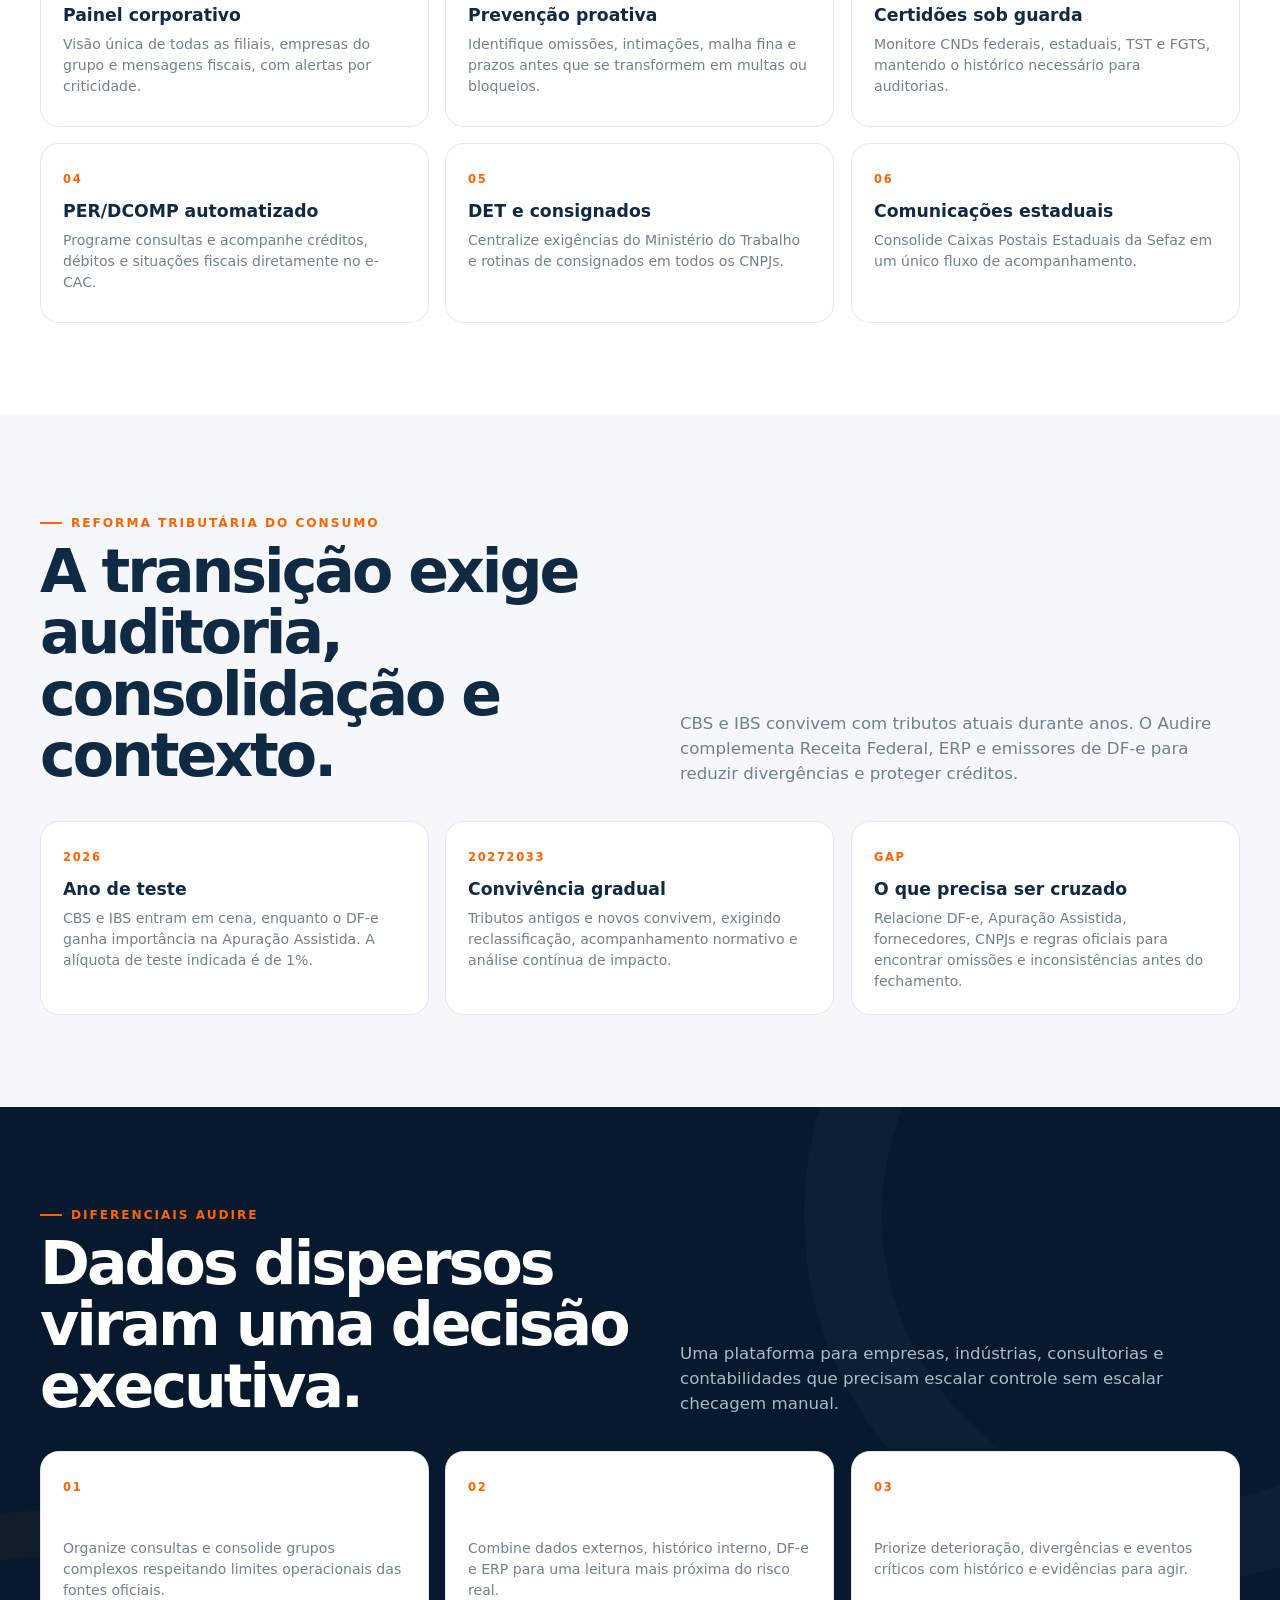
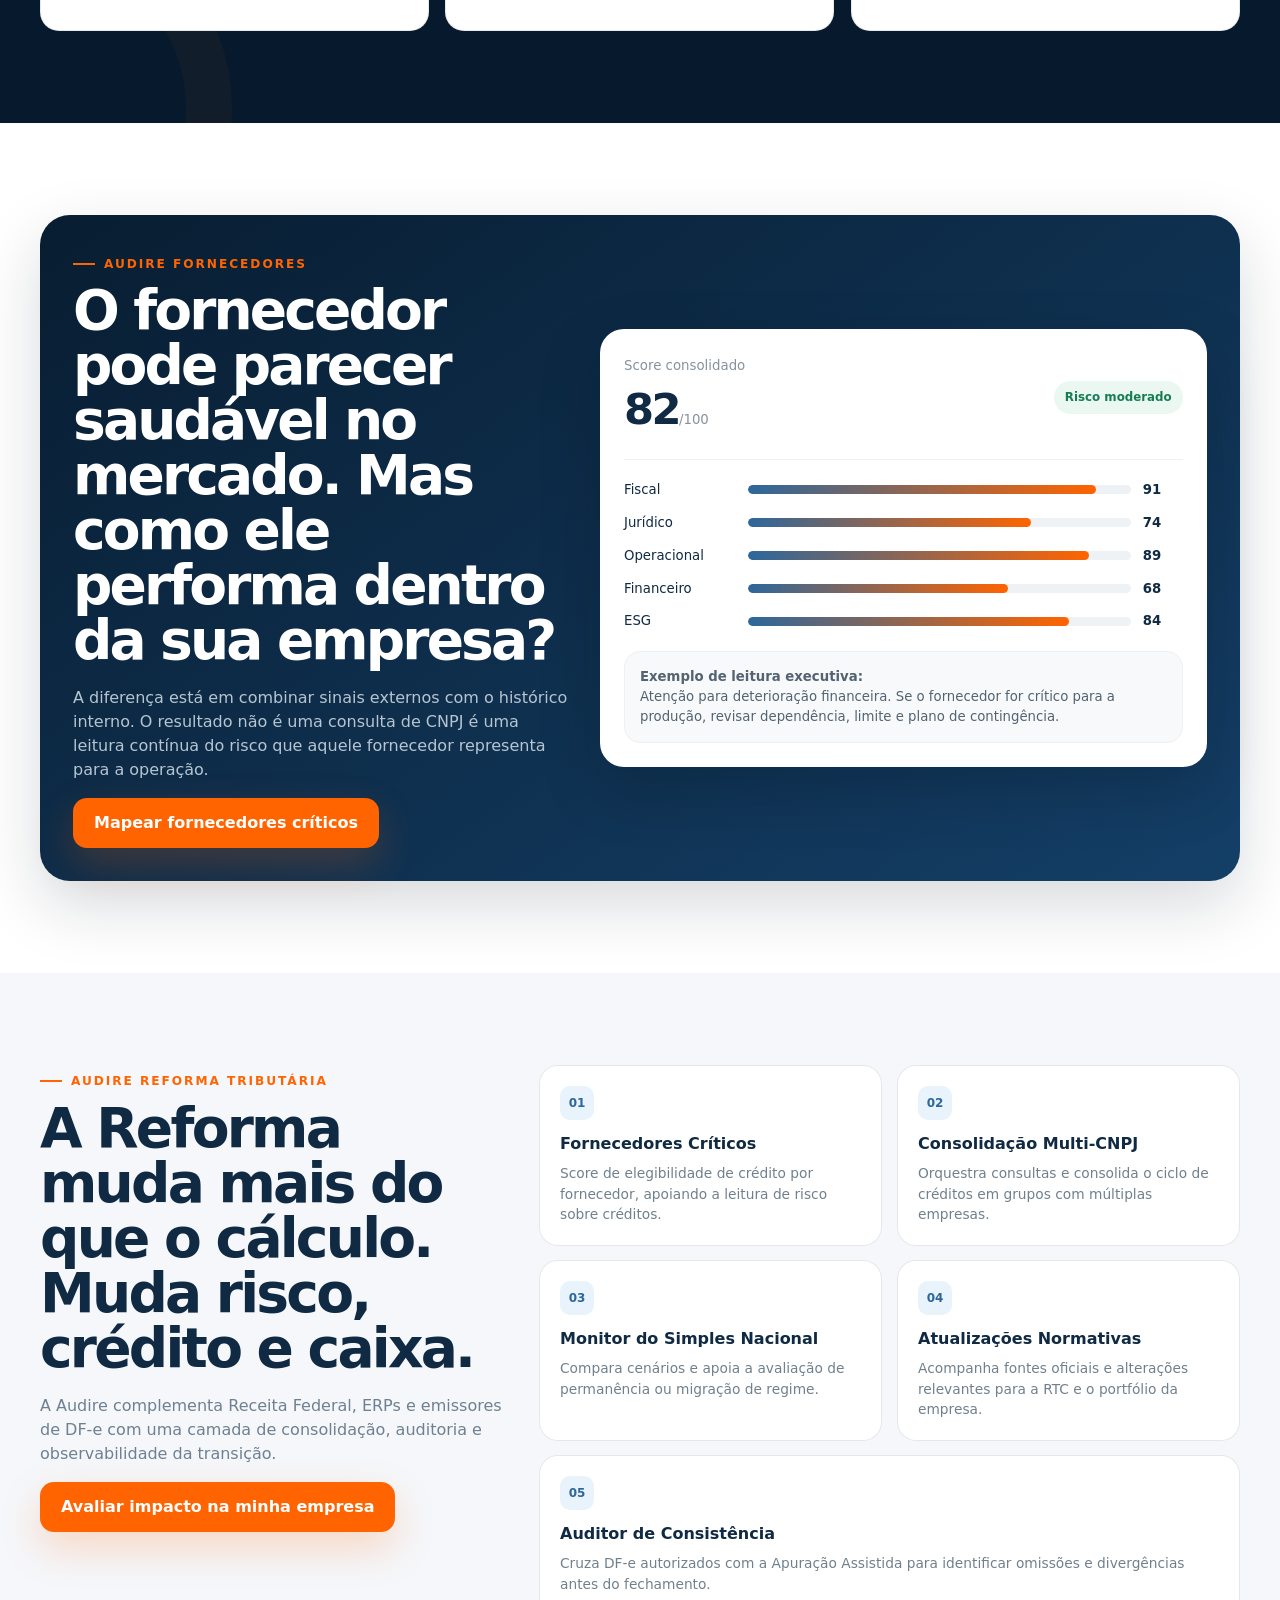
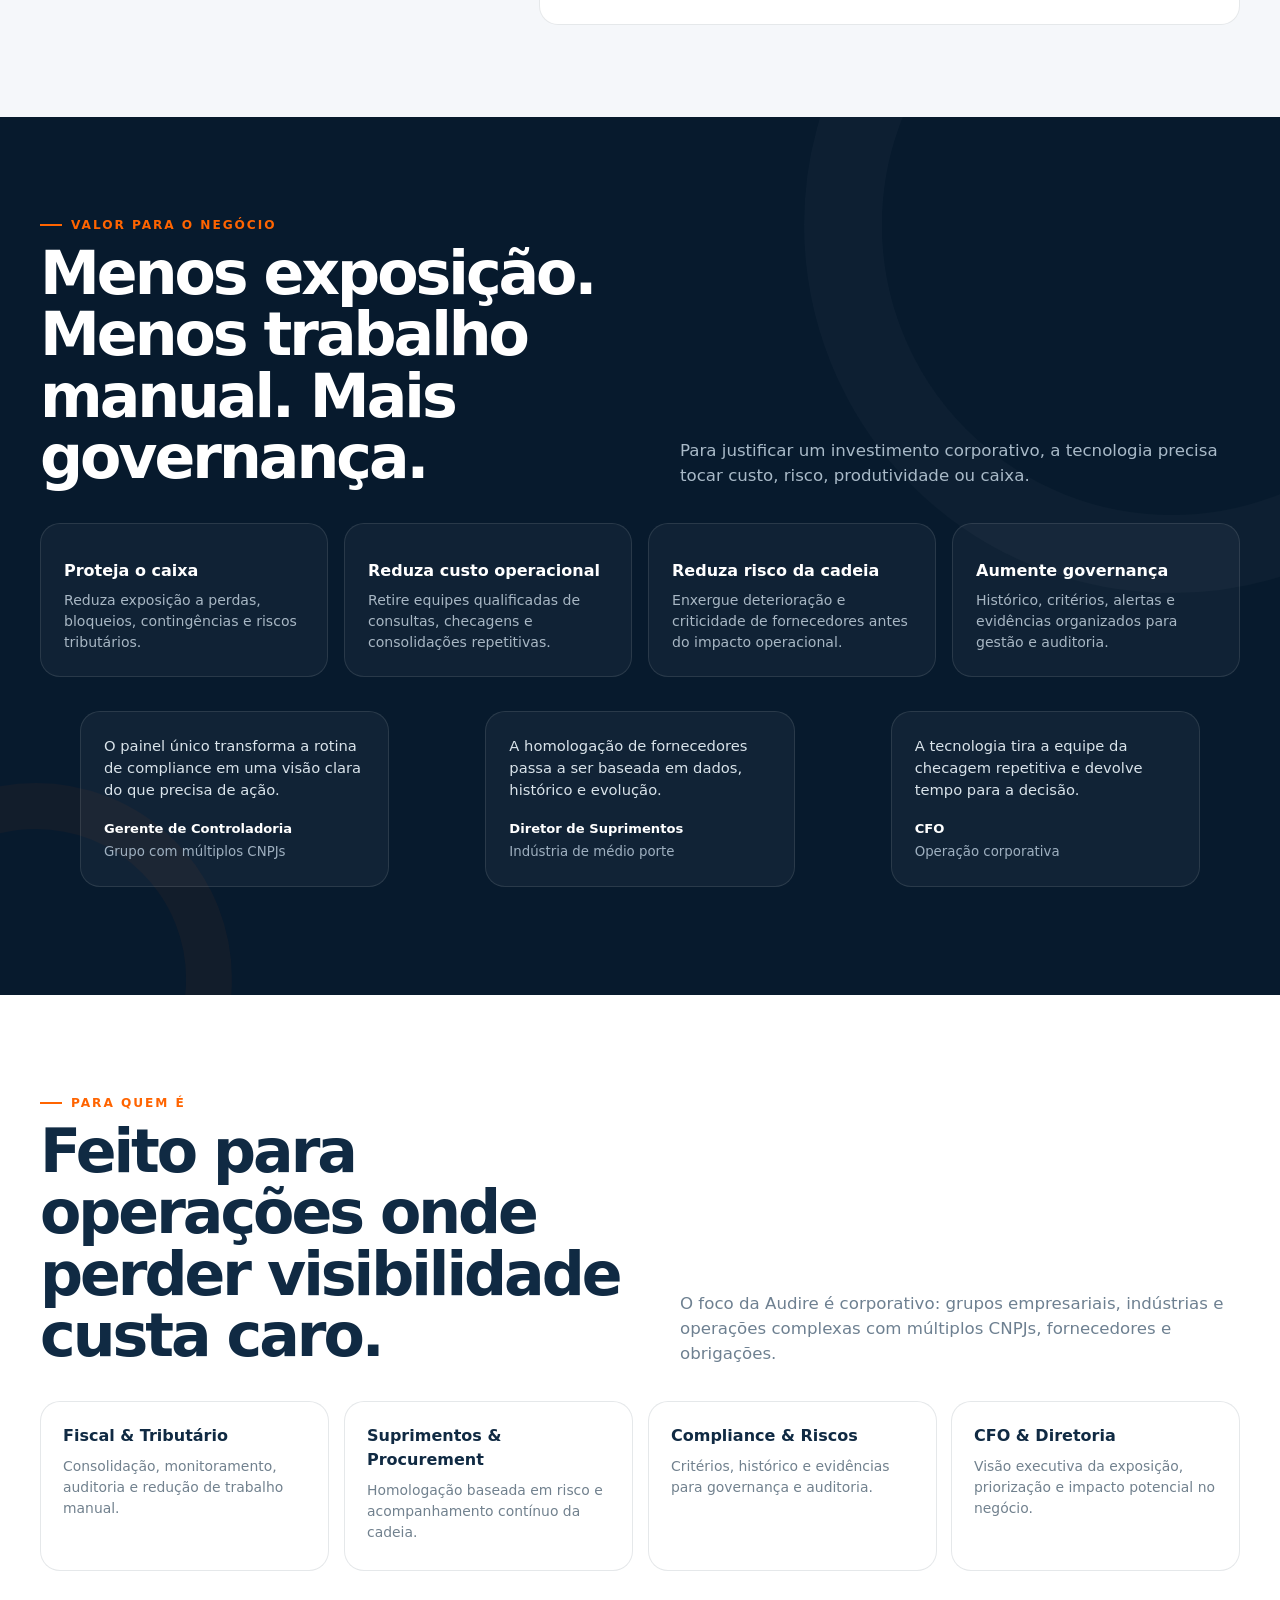
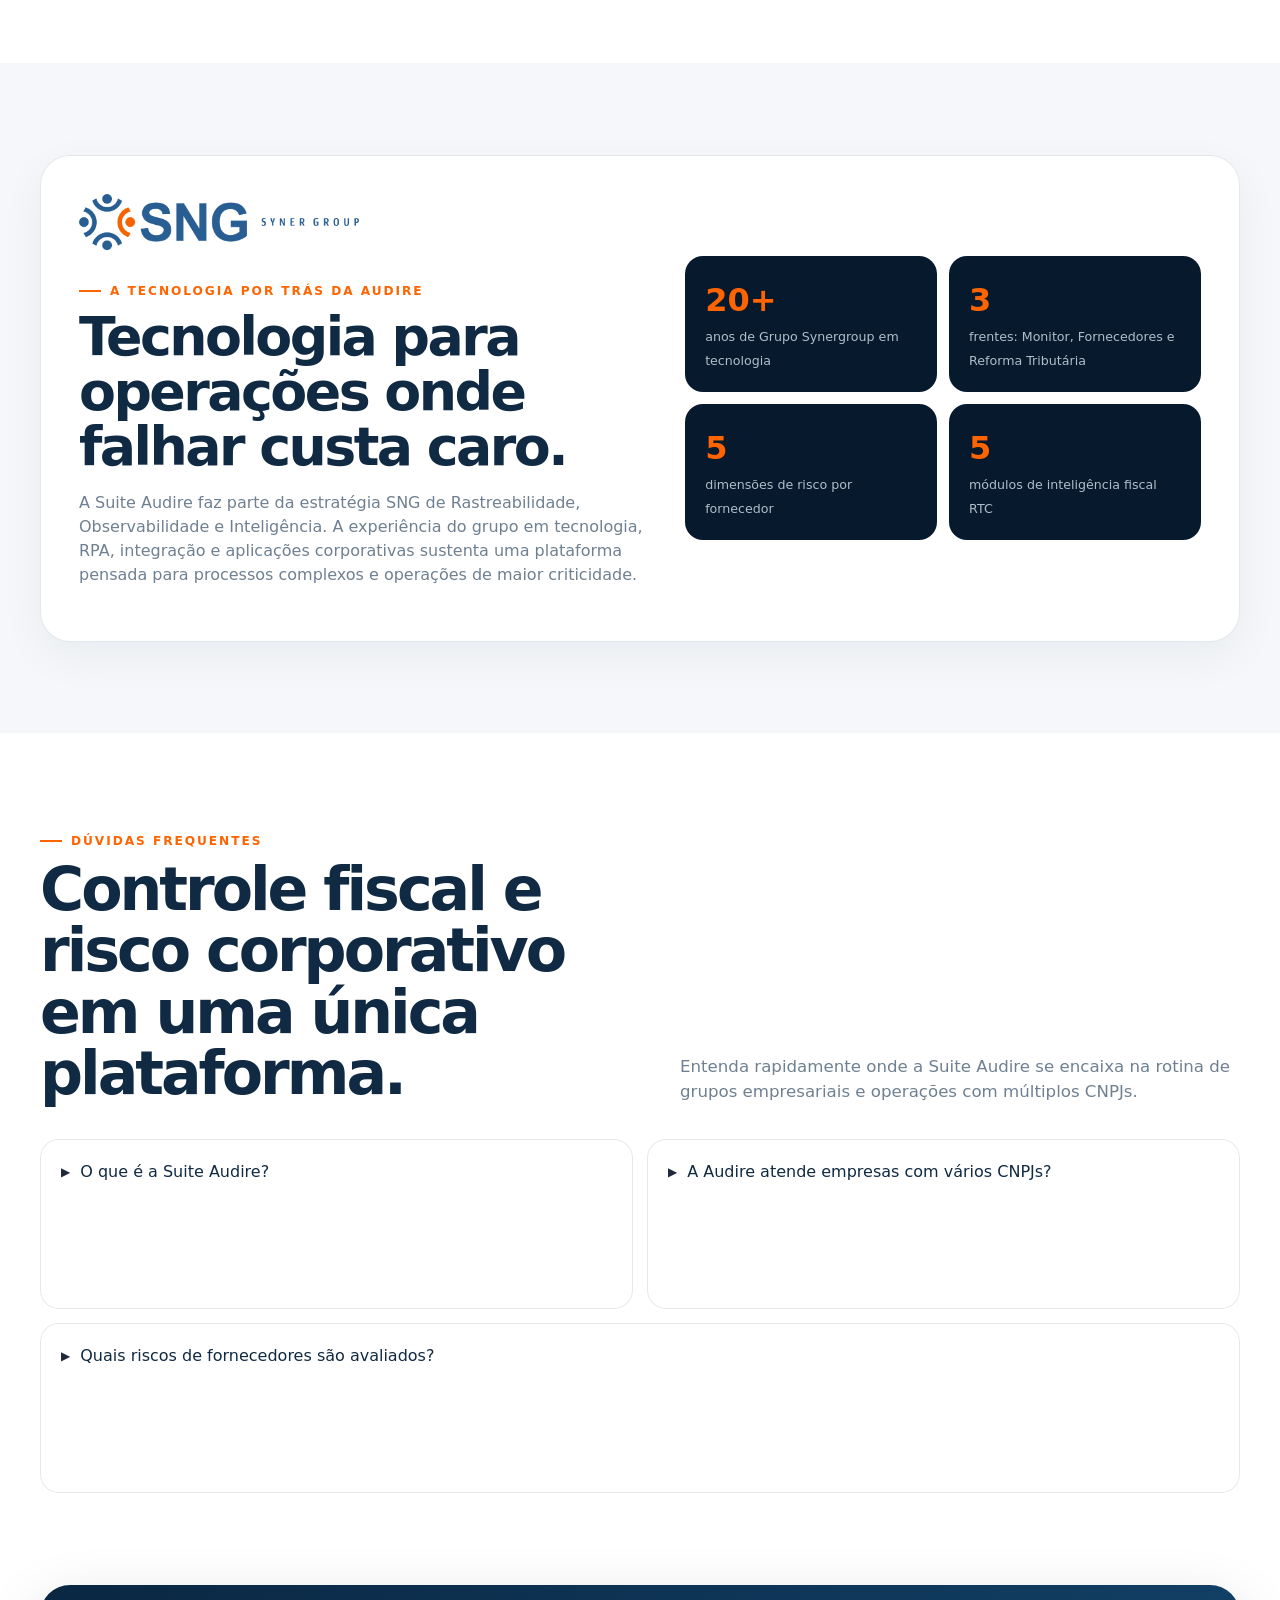
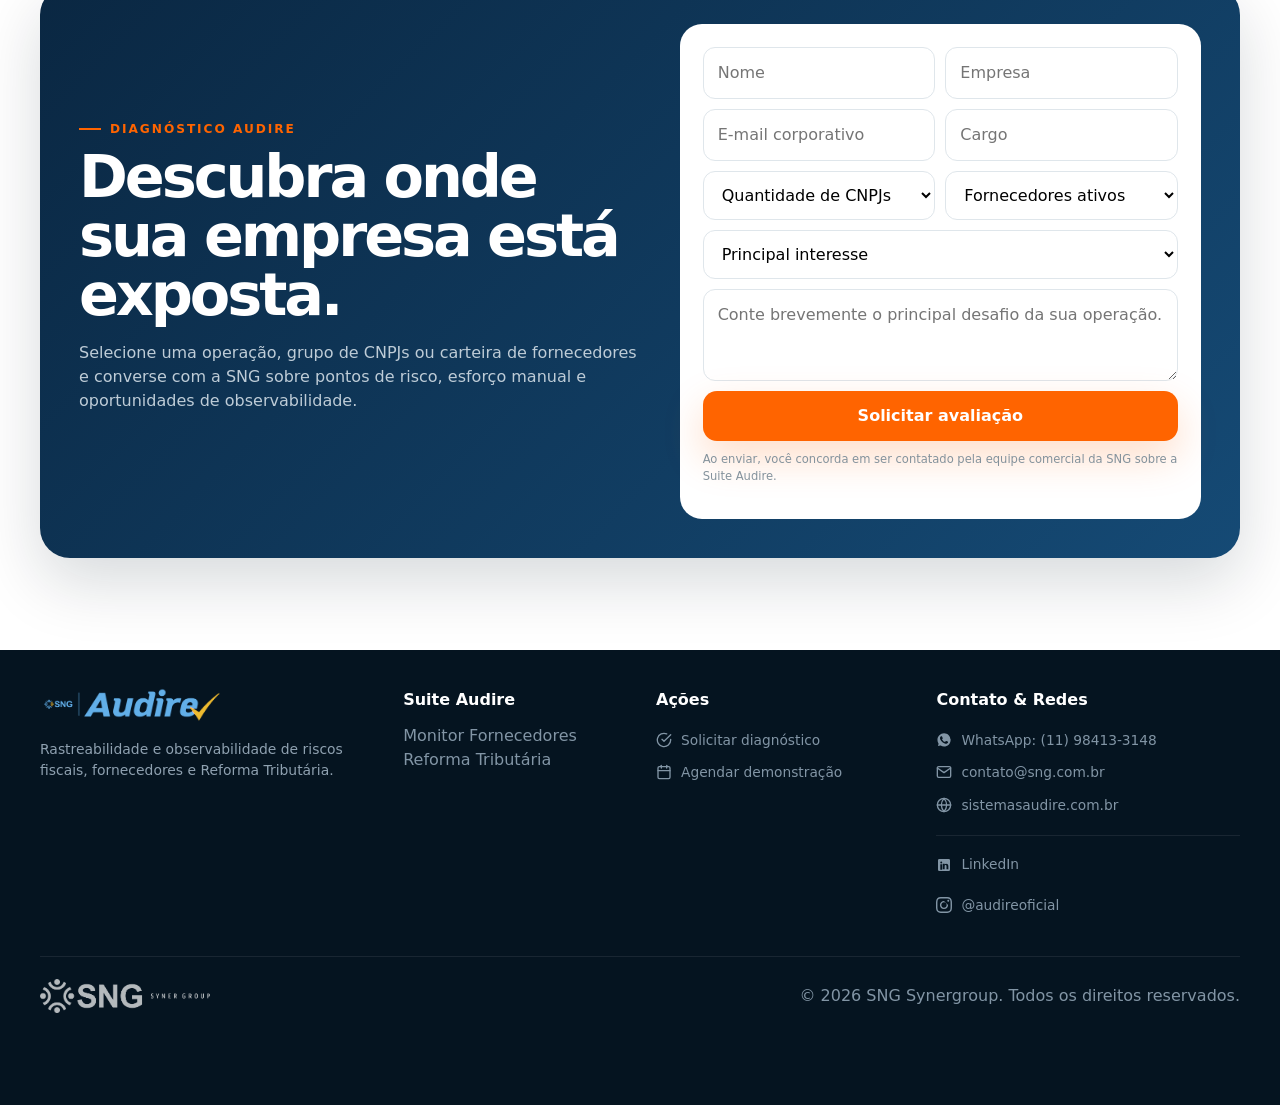
<file: Audire Suite - Monitor Fornecedores RT 1.html>
<!doctype html>
<html lang="pt-BR">
<head>
  <meta charset="utf-8">
  <meta name="viewport" content="width=device-width, initial-scale=1">
  <title>Suite Audire | Monitor Fiscal, Score de Fornecedores e Reforma Tributária</title>
  <meta name="description" content="A Suite Audire monitora a regularidade fiscal, avalia o risco de fornecedores e audita a Reforma Tributária em um único painel para operações com múltiplos CNPJs.">
  <meta name="robots" content="index,follow,max-image-preview:large">
  <meta name="author" content="SNG Synergroup">
  <meta property="og:type" content="website">
  <meta property="og:locale" content="pt_BR">
  <meta property="og:title" content="Suite Audire | Risco fiscal, fornecedores e Reforma Tributária">
  <meta property="og:description" content="Visibilidade contínua para regularidade fiscal, cadeia de fornecedores e transição tributária.">
  <meta property="og:site_name" content="Audire Suite">
  <meta name="twitter:card" content="summary">
  <meta name="twitter:title" content="Suite Audire | Monitoramento corporativo de riscos">
  <meta name="twitter:description" content="Monitore CNPJs, fornecedores e a Reforma Tributária em uma única lógica de controle.">
  <meta name="theme-color" content="#0A1D31">

  <script type="application/ld+json">
  {
    "@context":"https://schema.org",
    "@graph":[
      {
        "@type":"Organization",
        "name":"SNG Synergroup",
        "url":"https://sng.com.br/",
        "email":"contato@sng.com.br",
        "telephone":"+55-11-4521-1661"
      },
      {
        "@type":"SoftwareApplication",
        "name":"Suite Audire",
        "applicationCategory":"BusinessApplication",
        "description":"Plataforma de monitoramento fiscal, risco de fornecedores e Reforma Tributária para operações corporativas.",
        "operatingSystem":"Web",
        "provider":{"@type":"Organization","name":"SNG Synergroup"},
        "offers":{"@type":"Offer","url":"#diagnostico","price":"0","priceCurrency":"BRL","description":"Diagnóstico inicial"}
      },
      {
        "@type":"FAQPage",
        "mainEntity":[
          {"@type":"Question","name":"O que é a Suite Audire?","acceptedAnswer":{"@type":"Answer","text":" uma plataforma web que reúne monitoramento fiscal, análise contínua de fornecedores e auditoria da Reforma Tributária para operações corporativas."}},
          {"@type":"Question","name":"A Suite Audire atende empresas com vários CNPJs?","acceptedAnswer":{"@type":"Answer","text":"Sim. A plataforma foi pensada para grupos empresariais, indústrias, consultorias e contabilidades que precisam consolidar informações de múltiplos CNPJs."}},
          {"@type":"Question","name":"Quais riscos de fornecedores são avaliados?","acceptedAnswer":{"@type":"Answer","text":"O Score Fornecedores considera dimensões fiscal, jurídica, operacional, financeira e ESG, combinando dados externos com histórico interno."}}
        ]
      }
    ]
  }
  </script>

  <link rel="stylesheet" href="./css/index.css">
</head>

<script>
  document.addEventListener("DOMContentLoaded", () => {
    // 1. Mapeamento e distribuição de animações variadas
    
    // Títulos de Seção: Surge de baixo com fade
    document.querySelectorAll('.section-head, .sng-box').forEach(el => el.classList.add('reveal-fade'));

    // Cards do Hero e Impacto: Entrada intercalada (Esquerda / Direita)
    document.querySelectorAll('.pain-card, .impact-card, .content-card').forEach((el, index) => {
      el.classList.add(index % 2 === 0 ? 'reveal-left' : 'reveal-right');
    });

    // Cards da Suite: Efeito Scale-Up com destaque no card central
    document.querySelectorAll('.product, .rtc-card, .target').forEach(el => el.classList.add('reveal-scale'));

    // Painel de Score de Fornecedores
    const scoreBoard = document.querySelector('.score-board');
    if (scoreBoard) {
      scoreBoard.classList.add('reveal-scale');
      // Salva a largura das barras para a animação do JS
      scoreBoard.querySelectorAll('.bar i').forEach(bar => {
        bar.style.setProperty('--target-width', bar.style.width);
      });
    }

    // 2. Intersection Observer Unificado
    const observer = new IntersectionObserver((entries) => {
      entries.forEach((entry, idx) => {
        if (entry.isIntersecting) {
          // Atraso escalonado (Stagger effect) para elementos em grade
          setTimeout(() => {
            entry.target.classList.add('active');
          }, 100);

          // Animação de contagem numérica
          const counter = entry.target.querySelector('[data-count]');
          if (counter && !counter.classList.contains('counted')) {
            counter.classList.add('counted');
            animateCount(counter);
          }
        }
      });
    }, { threshold: 0.12 });

    // Registra todos os elementos com animação no Observer
    document.querySelectorAll('.reveal-fade, .reveal-left, .reveal-right, .reveal-scale, .score-board').forEach(el => observer.observe(el));

    // 3. Função de contagem dos números
    function animateCount(el) {
      const target = +el.getAttribute('data-count');
      let current = 0;
      const step = Math.ceil(target / 45);
      const timer = setInterval(() => {
        current += step;
        if (current >= target) {
          el.textContent = target;
          clearInterval(timer);
        } else {
          el.textContent = current;
        }
      }, 25);
    }
  });
</script>

<body>
  <header class="header">
    <div class="container header-inner">
      <a href="#inicio" aria-label="Audire Suite">
        <img class="audire-logo" src="./imagens/logo-audire.png" alt="SNG Audire">
      </a>
      <nav class="menu" aria-label="Navegação principal">
        <a href="#observabilidade">Por que Audire?</a>
        <a href="#suite">A Suite</a>
        <a href="#monitor">O Monitor</a>
        <a href="#fornecedores">Fornecedores</a>
        <a href="#reforma">Reforma Tributária</a>
      </nav>
      <a class="header-cta" href="#diagnostico">Solicitar diagnóstico</a>
    </div>
  </header>

  <main id="inicio">
    <section class="hero">
      <div class="container hero-grid">
        <div>
          <div class="hero-eyebrow"><i></i> Rastreabilidade · Observabilidade · Inteligência de risco</div>
          <h1>Antecipe riscos antes que eles <span>impactem o negócio.</span></h1>
          <p class="hero-copy">
            A Audire Suite monitora continuamente a regularidade fiscal, a cadeia de fornecedores e os impactos da Reforma Tributária, transformando eventos dispersos em histórico, alertas e inteligência para decisão.
          </p>

          <div class="hero-actions">
            <a class="btn primary" href="#diagnostico">Identificar meus pontos de risco </a>
            <a class="btn secondary" href="#suite">Conhecer a Suite Audire</a>
          </div>

          <div class="hero-proof">
            <span><i></i> Operações multi-CNPJ</span>
            <span><i></i> Monitoramento contínuo</span>
            <span><i></i> Histórico auditável</span>
          </div>
        </div>

        <div class="hero-visual" aria-hidden="true">
          <div class="radar">
            <div class="radar-line"></div>
            <span class="radar-dot rd1"></span><span class="radar-dot rd2"></span><span class="radar-dot rd3"></span>
            <div class="radar-center"><div><strong>Audire</strong><small>observabilidade de risco</small></div></div>
          </div>

          <div class="signal sg1"><span class="tag">Monitor</span><b>Evento fiscal crítico</b><small>Alerta + histórico</small></div>
          <div class="signal sg2"><span class="tag">Fornecedores</span><b>Risco em evolução</b><small>Score multidimensional</small></div>
          <div class="signal sg3"><span class="tag">Reforma Tributária</span><b>Divergência detectada</b><small>Auditoria + consolidação</small></div>
        </div>
      </div>
    </section>

    <section class="section white">
      <div class="container">
        <div class="section-head">
          <div>
            <span class="kicker">O risco que você já paga</span>
            <h2>Quanto custa descobrir tarde?</h2>
          </div>
          <p>
            Grandes operações acumulam pontos cegos entre portais, fornecedores, CNPJs, documentos, apuração e controles manuais. A Audire foi criada para tornar esses riscos observáveis.
          </p>
        </div>

        <div class="impact-grid">
          <article class="impact-card">
            <strong data-count="161">0</strong>
            <p>classificações tributárias citadas no material da Reforma exigem acompanhamento contínuo.</p>
            <small>Monitoramento normativo</small>
          </article>
          <article class="impact-card">
            <strong>R$ 250 mil</strong>
            <p>cenário ilustrativo de créditos bloqueados/mês apresentado no material comercial.</p>
            <small>Compras de R$ 50 mi/mês no cenário apresentado</small>
          </article>
          <article class="impact-card">
            <strong>2/dia</strong>
            <p>limite de chamadas por CNPJ indicado para a API oficial no cenário da Apuração Assistida.</p>
            <small>Escala multi-CNPJ</small>
          </article>
          <article class="impact-card">
            <strong>1</strong>
            <p>fornecedor crítico pode impactar prazo, produção, caixa, crédito e reputação.</p>
            <small>Risco da cadeia</small>
          </article>
        </div>
      </div>
    </section>

    <section class="section dark">
      <div class="container">
        <div class="section-head">
          <div>
            <span class="kicker">Sintomas</span>
            <h2>Você reconhece algum destes sinais?</h2>
          </div>
          <p>O ponto de partida não é o software.  a exposição que hoje depende de pessoas, consultas e controles fragmentados.</p>
        </div>

        <div class="pain-grid">
          <article class="pain-card"><span class="pain-index">01</span><h3>Equipe entrando diariamente em vários portais</h3><p>Tempo especializado consumido por checagem e conferência manual.</p></article>
          <article class="pain-card"><span class="pain-index">02</span><h3>Sem visão única de todos os CNPJs</h3><p>Filiais e empresas do grupo acompanhadas em rotinas e planilhas diferentes.</p></article>
          <article class="pain-card"><span class="pain-index">03</span><h3>Homologação com informação fragmentada</h3><p>Fornecedor aprovado sem leitura consolidada do risco real para a operação.</p></article>
          <article class="pain-card"><span class="pain-index">04</span><h3>Problemas descobertos depois do impacto</h3><p>O alerta chega quando já existe retrabalho, contingência ou perda.</p></article>
          <article class="pain-card"><span class="pain-index">05</span><h3>Reforma Tributária acompanhada manualmente</h3><p>Mudanças normativas, apuração e créditos exigindo atenção crescente da equipe.</p></article>
          <article class="pain-card"><span class="pain-index">06</span><h3>Histórico espalhado entre pessoas e sistemas</h3><p>Difícil responder o que mudou, quando mudou, qual o risco e qual ação foi tomada.</p></article>
        </div>
      </div>
    </section>

    <section class="section white" id="observabilidade">
      <div class="container obs-grid">
        <div class="obs-copy">
          <span class="kicker">Mais do que consulta</span>
          <h2>Consulta mostra uma fotografia. Observabilidade mostra a evolução.</h2>
          <p>
            A Audire acompanha continuamente eventos relevantes e mantém o histórico necessário para transformar alterações em contexto, risco e decisão.
          </p>
          <div class="obs-list">
            <div class="obs-item"><span class="check"></span><div><b>Rastreabilidade</b><br><span style="color:#71818F">Saiba o que aconteceu, quando e em qual empresa ou fornecedor.</span></div></div>
            <div class="obs-item"><span class="check"></span><div><b>Observabilidade</b><br><span style="color:#71818F">Entenda o que está mudando e onde o risco está aumentando.</span></div></div>
            <div class="obs-item"><span class="check"></span><div><b>Inteligência</b><br><span style="color:#71818F">Priorize o que exige ação e leve informação executiva para a decisão.</span></div></div>
          </div>
        </div>

        <div class="flow">
          <span class="kicker">Como a Audire enxerga o risco</span>
          <h3>Do evento à decisão.</h3>
          <div class="flow-row">
            <div class="flow-step"><div><b>Evento</b>algo muda</div></div>
            <div class="flow-step"><div><b>Histórico</b>o rastro fica</div></div>
            <div class="flow-step"><div><b>Monitor</b>acompanha</div></div>
            <div class="flow-step"><div><b>Risco</b>classifica</div></div>
            <div class="flow-step"><div><b>Alerta</b>prioriza</div></div>
            <div class="flow-step"><div><b>Ação</b>decide</div></div>
          </div>
        </div>
      </div>
    </section>

    <section class="section" id="suite">
      <div class="container">
        <div class="section-head">
          <div>
            <span class="kicker">Suite Audire</span>
            <h2>Três frentes de risco. Uma única lógica de controle.</h2>
          </div>
          <p>Ative a frente que sua empresa precisa hoje e evolua para uma visão integrada de regularidade, cadeia e transição tributária.</p>
        </div>

        <div class="suite-grid">
          <article class="product">
            <div class="product-code">MO</div>
            <span class="label">Audire Monitor</span>
            <h3>Observe continuamente a regularidade da operação.</h3>
            <p>Compliance fiscal automatizado nas esferas federal, estadual e municipal.</p>
            <ul>
              <li>Painel corporativo multi-CNPJ</li>
              <li>e-CAC, Sefaz e Prefeituras</li>
              <li>CNDs e histórico sob guarda digital</li>
              <li>PER/DCOMP, DET e rotinas automatizadas</li>
              <li>Alertas por criticidade</li>
            </ul>
            <details>
              <summary>Onde gera valor</summary>
              <p>Reduz consultas manuais, aumenta a governança e ajuda a antecipar pendências, intimações e riscos de regularidade.</p>
            </details>
            <a class="link" href="#diagnostico">Avaliar minha operação </a>
          </article>

          <article class="product orange">
            <div class="product-code">SF</div>
            <span class="label">Audire Fornecedores</span>
            <h3>Transforme sua cadeia em uma operação observável.</h3>
            <p>Risco da cadeia analisado com dados externos e histórico interno da empresa.</p>
            <ul>
              <li>Score fiscal, jurídico, operacional, financeiro e ESG</li>
              <li>Histórico de atrasos, falhas e reincidências</li>
              <li>Priorização de fornecedores críticos</li>
              <li>Apoio à homologação e renovação</li>
              <li>Evolução do fornecedor ao longo do tempo</li>
            </ul>
            <details>
              <summary>Onde gera valor</summary>
              <p>Reduz risco de ruptura, melhora a homologação e cria evidência para decisões de compras, compliance e gestão da cadeia.</p>
            </details>
            <a class="link" href="#fornecedores">Ver a lógica de Score </a>
          </article>

          <article class="product featured">
            <div class="product-code">RT</div>
            <span class="label">Audire Reforma Tributária</span>
            <h3>Torne a transição tributária monitorável e auditável.</h3>
            <p>Auditoria, consolidação e monitoramento da Reforma Tributária do Consumo.</p>
            <ul>
              <li>Score de elegibilidade de crédito por fornecedor</li>
              <li>Consolidação multi-CNPJ</li>
              <li>Monitor do Simples Nacional</li>
              <li>Atualizações normativas RTC</li>
              <li>Auditoria da Apuração Assistida</li>
            </ul>
            <details>
              <summary>Onde gera valor</summary>
              <p>Atua sobre riscos de crédito, divergências, escala multi-CNPJ e acompanhamento da transição tributária.</p>
            </details>
            <a class="link" href="#reforma">Explorar a solução </a>
          </article>
        </div>
      </div>
    </section>

    <section class="section white" aria-labelledby="monitor-detalhes" id="monitor">
      <div class="container">
        <div class="section-head">
          <div>
            <span class="kicker">Audire Monitor</span>
            <h2 id="monitor-detalhes">Compliance fiscal contínuo para todos os seus CNPJs.</h2>
          </div>
          <p>Centralize mensagens, certidões e obrigações das esferas federal, estadual e municipal em uma rotina auditável e priorizada.</p>
        </div>
        <div class="content-grid">
          <article class="content-card"><span class="num">01</span><h3>Painel corporativo</h3><p>Visão única de todas as filiais, empresas do grupo e mensagens fiscais, com alertas por criticidade.</p></article>
          <article class="content-card"><span class="num">02</span><h3>Prevenção proativa</h3><p>Identifique omissões, intimações, malha fina e prazos antes que se transformem em multas ou bloqueios.</p></article>
          <article class="content-card"><span class="num">03</span><h3>Certidões sob guarda</h3><p>Monitore CNDs federais, estaduais, TST e FGTS, mantendo o histórico necessário para auditorias.</p></article>
          <article class="content-card"><span class="num">04</span><h3>PER/DCOMP automatizado</h3><p>Programe consultas e acompanhe créditos, débitos e situações fiscais diretamente no e-CAC.</p></article>
          <article class="content-card"><span class="num">05</span><h3>DET e consignados</h3><p>Centralize exigências do Ministério do Trabalho e rotinas de consignados em todos os CNPJs.</p></article>
          <article class="content-card"><span class="num">06</span><h3>Comunicações estaduais</h3><p>Consolide Caixas Postais Estaduais da Sefaz em um único fluxo de acompanhamento.</p></article>
        </div>
      </div>
    </section>

    <section class="section" aria-labelledby="reforma-cenario">
      <div class="container">
        <div class="section-head">
          <div>
            <span class="kicker">Reforma Tributária do Consumo</span>
            <h2 id="reforma-cenario">A transição exige auditoria, consolidação e contexto.</h2>
          </div>
          <p>CBS e IBS convivem com tributos atuais durante anos. O Audire complementa Receita Federal, ERP e emissores de DF-e para reduzir divergências e proteger créditos.</p>
        </div>
        <div class="content-grid">
          <article class="content-card"><span class="num">2026</span><h3>Ano de teste</h3><p>CBS e IBS entram em cena, enquanto o DF-e ganha importância na Apuração Assistida. A alíquota de teste indicada é de 1%.</p></article>
          <article class="content-card"><span class="num">20272033</span><h3>Convivência gradual</h3><p>Tributos antigos e novos convivem, exigindo reclassificação, acompanhamento normativo e análise contínua de impacto.</p></article>
          <article class="content-card"><span class="num">GAP</span><h3>O que precisa ser cruzado</h3><p>Relacione DF-e, Apuração Assistida, fornecedores, CNPJs e regras oficiais para encontrar omissões e inconsistências antes do fechamento.</p></article>
        </div>
      </div>
    </section>

    <section class="section dark" aria-labelledby="audire-diferenciais">
      <div class="container">
        <div class="section-head">
          <div>
            <span class="kicker">Diferenciais Audire</span>
            <h2 id="audire-diferenciais">Dados dispersos viram uma decisão executiva.</h2>
          </div>
          <p>Uma plataforma para empresas, indústrias, consultorias e contabilidades que precisam escalar controle sem escalar checagem manual.</p>
        </div>
        <div class="content-grid">
          <article class="content-card"><span class="num">01</span><h3>Orquestração multi-CNPJ</h3><p>Organize consultas e consolide grupos complexos respeitando limites operacionais das fontes oficiais.</p></article>
          <article class="content-card"><span class="num">02</span><h3>Cruzamento de dados</h3><p>Combine dados externos, histórico interno, DF-e e ERP para uma leitura mais próxima do risco real.</p></article>
          <article class="content-card"><span class="num">03</span><h3>Alertas acionáveis</h3><p>Priorize deterioração, divergências e eventos críticos com histórico e evidências para agir.</p></article>
        </div>
      </div>
    </section>

    <section class="section white" id="fornecedores">
      <div class="container">
        <div class="score-shell">
          <div class="score-copy">
            <span class="kicker">Audire Fornecedores</span>
            <h2>O fornecedor pode parecer saudável no mercado. Mas como ele performa dentro da sua empresa?</h2>
            <p>
              A diferença está em combinar sinais externos com o histórico interno. O resultado não é uma consulta de CNPJ  é uma leitura contínua do risco que aquele fornecedor representa para a operação.
            </p>
            <a class="btn primary" href="#diagnostico">Mapear fornecedores críticos</a>
          </div>

          <div class="score-board">
            <div class="score-head">
              <div class="score-total"><small>Score consolidado</small><br><strong>82</strong><small>/100</small></div>
              <span class="risk-pill">Risco moderado</span>
            </div>
            <div class="score-bars">
              <div class="bar-row"><span>Fiscal</span><div class="bar"><i style="width:91%"></i></div><b>91</b></div>
              <div class="bar-row"><span>Jurídico</span><div class="bar"><i style="width:74%"></i></div><b>74</b></div>
              <div class="bar-row"><span>Operacional</span><div class="bar"><i style="width:89%"></i></div><b>89</b></div>
              <div class="bar-row"><span>Financeiro</span><div class="bar"><i style="width:68%"></i></div><b>68</b></div>
              <div class="bar-row"><span>ESG</span><div class="bar"><i style="width:84%"></i></div><b>84</b></div>
            </div>
            <div class="score-alert"><b>Exemplo de leitura executiva:</b><br>Atenção para deterioração financeira. Se o fornecedor for crítico para a produção, revisar dependência, limite e plano de contingência.</div>
          </div>
        </div>
      </div>
    </section>

    <section class="section" id="reforma">
      <div class="container rtc-grid">
        <div class="rtc-copy">
          <span class="kicker">Audire Reforma Tributária</span>
          <h2>A Reforma muda mais do que o cálculo. Muda risco, crédito e caixa.</h2>
          <p>
            A Audire complementa Receita Federal, ERPs e emissores de DF-e com uma camada de consolidação, auditoria e observabilidade da transição.
          </p>
          <a class="btn primary" href="#diagnostico">Avaliar impacto na minha empresa</a>
        </div>

        <div class="rtc-modules">
          <article class="rtc-card"><span class="rtc-num">01</span><b>Fornecedores Críticos</b><p>Score de elegibilidade de crédito por fornecedor, apoiando a leitura de risco sobre créditos.</p></article>
          <article class="rtc-card"><span class="rtc-num">02</span><b>Consolidação Multi-CNPJ</b><p>Orquestra consultas e consolida o ciclo de créditos em grupos com múltiplas empresas.</p></article>
          <article class="rtc-card"><span class="rtc-num">03</span><b>Monitor do Simples Nacional</b><p>Compara cenários e apoia a avaliação de permanência ou migração de regime.</p></article>
          <article class="rtc-card"><span class="rtc-num">04</span><b>Atualizações Normativas</b><p>Acompanha fontes oficiais e alterações relevantes para a RTC e o portfólio da empresa.</p></article>
          <article class="rtc-card"><span class="rtc-num">05</span><b>Auditor de Consistência</b><p>Cruza DF-e autorizados com a Apuração Assistida para identificar omissões e divergências antes do fechamento.</p></article>
        </div>
      </div>
    </section>

    <section class="section dark">
      <div class="container">
        <div class="section-head">
          <div>
            <span class="kicker">Valor para o negócio</span>
            <h2>Menos exposição. Menos trabalho manual. Mais governança.</h2>
          </div>
          <p>Para justificar um investimento corporativo, a tecnologia precisa tocar custo, risco, produtividade ou caixa.</p>
        </div>

        <div class="benefit-grid">
          <article class="benefit"><span class="ico"></span><b>Proteja o caixa</b><p>Reduza exposição a perdas, bloqueios, contingências e riscos tributários.</p></article>
          <article class="benefit"><span class="ico"></span><b>Reduza custo operacional</b><p>Retire equipes qualificadas de consultas, checagens e consolidações repetitivas.</p></article>
          <article class="benefit"><span class="ico"></span><b>Reduza risco da cadeia</b><p>Enxergue deterioração e criticidade de fornecedores antes do impacto operacional.</p></article>
          <article class="benefit"><span class="ico"></span><b>Aumente governança</b><p>Histórico, critérios, alertas e evidências organizados para gestão e auditoria.</p></article>
        </div>
        <div class="quote-grid" style="margin-top:18px">
          <blockquote class="quote"><p>O painel único transforma a rotina de compliance em uma visão clara do que precisa de ação.</p><b>Gerente de Controladoria</b><small>Grupo com múltiplos CNPJs</small></blockquote>
          <blockquote class="quote"><p>A homologação de fornecedores passa a ser baseada em dados, histórico e evolução.</p><b>Diretor de Suprimentos</b><small>Indústria de médio porte</small></blockquote>
          <blockquote class="quote"><p>A tecnologia tira a equipe da checagem repetitiva e devolve tempo para a decisão.</p><b>CFO</b><small>Operação corporativa</small></blockquote>
        </div>
      </div>
    </section>

    <section class="section white">
      <div class="container">
        <div class="section-head">
          <div>
            <span class="kicker">Para quem é</span>
            <h2>Feito para operações onde perder visibilidade custa caro.</h2>
          </div>
          <p>O foco da Audire é corporativo: grupos empresariais, indústrias e operações complexas com múltiplos CNPJs, fornecedores e obrigações.</p>
        </div>

        <div class="target-grid">
          <article class="target"><b>Fiscal & Tributário</b><p>Consolidação, monitoramento, auditoria e redução de trabalho manual.</p></article>
          <article class="target"><b>Suprimentos & Procurement</b><p>Homologação baseada em risco e acompanhamento contínuo da cadeia.</p></article>
          <article class="target"><b>Compliance & Riscos</b><p>Critérios, histórico e evidências para governança e auditoria.</p></article>
          <article class="target"><b>CFO & Diretoria</b><p>Visão executiva da exposição, priorização e impacto potencial no negócio.</p></article>
        </div>
      </div>
    </section>

    <section class="section">
      <div class="container">
        <div class="sng-box">
          <div>
            <img class="sng-copy-logo" src="./imagens/logo-sng.png" alt="SNG Syner Group">
            <span class="kicker">A tecnologia por trás da Audire</span>
            <h2>Tecnologia para operações onde falhar custa caro.</h2>
            <p>
              A Suite Audire faz parte da estratégia SNG de Rastreabilidade, Observabilidade e Inteligência. A experiência do grupo em tecnologia, RPA, integração e aplicações corporativas sustenta uma plataforma pensada para processos complexos e operações de maior criticidade.
            </p>
          </div>
          <div class="sng-metrics">
            <div class="metric"><strong>20+</strong><span>anos de Grupo Synergroup em tecnologia</span></div>
            <div class="metric"><strong>3</strong><span>frentes: Monitor, Fornecedores e Reforma Tributária</span></div>
            <div class="metric"><strong>5</strong><span>dimensões de risco por fornecedor</span></div>
            <div class="metric"><strong>5</strong><span>módulos de inteligência fiscal RTC</span></div>
          </div>
        </div>
      </div>
    </section>

    <section class="section white" id="faq">
      <div class="container">
        <div class="section-head">
          <div>
            <span class="kicker">Dúvidas frequentes</span>
            <h2>Controle fiscal e risco corporativo em uma única plataforma.</h2>
          </div>
          <p>Entenda rapidamente onde a Suite Audire se encaixa na rotina de grupos empresariais e operações com múltiplos CNPJs.</p>
        </div>
        <div class="rtc-modules">
          <details class="rtc-card"><summary>O que é a Suite Audire?</summary><p> uma plataforma web que reúne monitoramento fiscal, análise contínua de fornecedores e auditoria da Reforma Tributária.</p></details>
          <details class="rtc-card"><summary>A Audire atende empresas com vários CNPJs?</summary><p>Sim. A solução consolida informações para grupos empresariais, indústrias, consultorias e contabilidades.</p></details>
          <details class="rtc-card"><summary>Quais riscos de fornecedores são avaliados?</summary><p>O Score Fornecedores considera as dimensões fiscal, jurídica, operacional, financeira e ESG, combinando dados externos com histórico interno.</p></details>
        </div>
      </div>
    </section>

    <section class="section white" id="diagnostico">
      <div class="container">
        <div class="cta-shell">
          <div>
            <span class="kicker">Diagnóstico Audire</span>
            <h2>Descubra onde sua empresa está exposta.</h2>
            <p>
              Selecione uma operação, grupo de CNPJs ou carteira de fornecedores e converse com a SNG sobre pontos de risco, esforço manual e oportunidades de observabilidade.
            </p>
          </div>

          <form class="form" onsubmit="event.preventDefault();document.getElementById('form-msg').textContent='Formulário pronto para integração com CRM / RD Station / endpoint comercial.';">
            <div class="form-grid">
              <input type="text" placeholder="Nome" required>
              <input type="text" placeholder="Empresa" required>
            </div>
            <div class="form-grid">
              <input type="email" placeholder="E-mail corporativo" required>
              <input type="text" placeholder="Cargo">
            </div>
            <div class="form-grid">
              <select>
                <option value="">Quantidade de CNPJs</option>
                <option>15</option><option>620</option><option>2150</option><option>51100</option><option>100+</option>
              </select>
              <select>
                <option value="">Fornecedores ativos</option>
                <option>Até 100</option><option>101500</option><option>5012.000</option><option>2.00110.000</option><option>10.000+</option>
              </select>
            </div>
            <select>
              <option value="">Principal interesse</option>
              <option>Audire Monitor</option>
              <option>Audire Fornecedores</option>
              <option>Audire Reforma Tributária</option>
              <option>Suite completa</option>
            </select>
            <textarea placeholder="Conte brevemente o principal desafio da sua operação."></textarea>
            <button class="btn primary" type="submit">Solicitar avaliação</button>
            <small>Ao enviar, você concorda em ser contatado pela equipe comercial da SNG sobre a Suite Audire.</small>
            <div id="form-msg"></div>
          </form>
        </div>
      </div>
    </section>
  </main>

  <footer>
    <div class="container">
      <div class="footer-grid">
        <div>
          <img class="footer-audire" src="./imagens/logo-audire.png" alt="Audire">
          <p>Rastreabilidade e observabilidade de riscos fiscais, fornecedores e Reforma Tributária.</p>
        </div>
        
        <div>
          <b>Suite Audire</b>
          <a href="#monitor">Monitor</a>
          <a href="#fornecedores">Fornecedores</a>
          <a href="#reforma">Reforma Tributária</a>
        </div>

        <div>
          <b>Ações</b>
          <a href="#diagnostico" class="footer-link-icon">
            <svg width="16" height="16" viewBox="0 0 24 24" fill="none" stroke="currentColor" stroke-width="2" stroke-linecap="round" stroke-linejoin="round"><path d="M22 11.08V12a10 10 0 1 1-5.93-9.14"></path><polyline points="22 4 12 14.01 9 11.01"></polyline></svg>
            Solicitar diagnóstico
          </a>
          <a href="https://lp.audirecont.com.br/agendar-demo-audirecorp" target="_blank" rel="noopener" class="footer-link-icon">
            <svg width="16" height="16" viewBox="0 0 24 24" fill="none" stroke="currentColor" stroke-width="2" stroke-linecap="round" stroke-linejoin="round"><rect x="3" y="4" width="18" height="18" rx="2" ry="2"></rect><line x1="16" y1="2" x2="16" y2="6"></line><line x1="8" y1="2" x2="8" y2="6"></line><line x1="3" y1="10" x2="21" y2="10"></line></svg>
            Agendar demonstração
          </a>
        </div>

        <div>
  <b>Contato & Redes</b>
  <a href="https://wa.me/5511984133148" target="_blank" rel="noopener" class="footer-link-icon">
    <svg width="16" height="16" viewBox="0 0 24 24" fill="currentColor">
      <path d="M17.472 14.382c-.297-.149-1.758-.867-2.03-.967-.273-.099-.471-.148-.67.15-.197.297-.767.966-.94 1.164-.173.199-.347.223-.644.075-.297-.15-1.255-.463-2.39-1.475-.883-.788-1.48-1.761-1.653-2.059-.173-.297-.018-.458.13-.606.134-.133.298-.347.446-.521.151-.172.2-.296.3-.495.099-.198.05-.372-.025-.521-.075-.148-.669-1.611-.916-2.206-.242-.579-.487-.501-.669-.51l-.57-.01c-.198 0-.52.074-.792.372s-1.04 1.016-1.04 2.479 1.065 2.876 1.213 3.074c.149.198 2.095 3.2 5.076 4.487.709.306 1.263.489 1.694.626.712.226 1.36.194 1.872.118.571-.085 1.758-.719 2.006-1.413.248-.695.248-1.29.173-1.414-.074-.124-.272-.198-.57-.347m-5.421 7.403h-.004a9.87 9.87 0 01-5.031-1.378l-.361-.214-3.741.982.998-3.648-.235-.374a9.86 9.86 0 01-1.51-5.26c.001-5.45 4.436-9.884 9.888-9.884 2.64 0 5.122 1.03 6.988 2.898a9.825 9.825 0 012.893 6.99c-.002 5.45-4.437 9.884-9.885 9.884"/>
    </svg>
    WhatsApp: (11) 98413-3148
  </a>

  <a href="mailto:contato@sng.com.br" class="footer-link-icon">
    <svg width="16" height="16" viewBox="0 0 24 24" fill="none" stroke="currentColor" stroke-width="2" stroke-linecap="round" stroke-linejoin="round"><path d="M4 4h16c1.1 0 2 .9 2 2v12c0 1.1-.9 2-2 2H4c-1.1 0-2-.9-2-2V6c0-1.1.9-2 2-2z"></path><polyline points="22,6 12,13 2,6"></polyline></svg>
    contato@sng.com.br
  </a>

  <a href="https://sistemasaudire.com.br/" target="_blank" rel="noopener" class="footer-link-icon">
    <svg width="16" height="16" viewBox="0 0 24 24" fill="none" stroke="currentColor" stroke-width="2" stroke-linecap="round" stroke-linejoin="round"><circle cx="12" cy="12" r="10"></circle><line x1="2" y1="12" x2="22" y2="12"></line><path d="M12 2a15.3 15.3 0 0 1 4 10 15.3 15.3 0 0 1-4 10 15.3 15.3 0 0 1-4-10 15.3 15.3 0 0 1 4-10z"></path></svg>
    sistemasaudire.com.br
  </a>
  
  <div class="social-links">
    <a href="https://www.linkedin.com/company/audirecont/home/" target="_blank" rel="noopener" aria-label="LinkedIn Audire" class="social-icon">
      <svg width="16" height="16" viewBox="0 0 24 24" fill="currentColor"><path d="M19 3a2 2 0 0 1 2 2v14a2 2 0 0 1-2 2H5a2 2 0 0 1-2-2V5a2 2 0 0 1 2-2h14m-.5 15.5v-5.3a3.26 3.26 0 0 0-3.26-3.26c-.85 0-1.84.52-2.28 1.3v-1.11h-2.79v8.37h2.79v-4.93c0-.77.62-1.4 1.39-1.4a1.4 1.4 0 0 1 1.4 1.4v4.93h2.75M6.46 10.9v8.37H9.25V10.9H6.46M7.86 6.75a1.45 1.45 0 1 0 0 2.9 1.45 1.45 0 0 0 0-2.9Z"/></svg>
      LinkedIn
    </a>
    <a href="https://www.instagram.com/audireoficial/" target="_blank" rel="noopener" aria-label="Instagram Audire" class="social-icon">
      <svg width="16" height="16" viewBox="0 0 24 24" fill="currentColor"><path d="M12 2.163c3.204 0 3.584.012 4.85.07 3.252.148 4.771 1.691 4.919 4.919.058 1.265.069 1.645.069 4.849 0 3.205-.012 3.584-.069 4.849-.149 3.225-1.664 4.771-4.919 4.919-1.266.058-1.644.07-4.85.07-3.204 0-3.584-.012-4.849-.07-3.26-.149-4.771-1.699-4.919-4.92-.058-1.265-.07-1.644-.07-4.849 0-3.204.013-3.583.07-4.849.149-3.227 1.664-4.771 4.919-4.919 1.266-.057 1.645-.069 4.849-.069zm0-2.163c-3.259 0-3.667.014-4.947.072-4.358.2-6.78 2.618-6.98 6.98-.059 1.281-.073 1.689-.073 4.948 0 3.259.014 3.668.072 4.948.2 4.358 2.618 6.78 6.98 6.98 1.281.058 1.689.072 4.948.072 3.259 0 3.668-.014 4.948-.072 4.354-.2 6.782-2.618 6.979-6.98.059-1.28.073-1.689.073-4.948 0-3.259-.014-3.667-.072-4.947-.196-4.354-2.617-6.78-6.979-6.98-1.281-.059-1.69-.073-4.949-.073zm0 5.838c-3.403 0-6.162 2.759-6.162 6.162s2.759 6.163 6.162 6.163 6.162-2.759 6.162-6.162zm0 10.162c-2.209 0-4-1.79-4-4 0-2.209 1.791-4 4-4s4 1.791 4 4c0 2.21-1.791 4-4 4zm6.406-11.845c-.796 0-1.441.645-1.441 1.44s.645 1.44 1.441 1.44c.795 0 1.439-.645 1.439-1.44s-.644-1.44-1.439-1.44z"/></svg>
      @audireoficial
    </a>
  </div>
</div>
      </div>

      <div class="footer-bottom">
        <img class="footer-sng" src="./imagens/logo-sng.png" alt="SNG Syner Group">
        <span>© 2026 SNG Synergroup. Todos os direitos reservados.</span>
      </div>
    </div>
  </footer>

  <nav class="mobile-nav" aria-label="Navegação mobile">
    <a href="#suite"><b>Suite</b>Produtos</a>
    <a href="#fornecedores"><b>Score</b>Fornecedores</a>
    <a href="#diagnostico"><b>Falar</b>Diagnóstico</a>
  </nav>

  <!-- BOTÃO FLUTUANTE WHATSAPP -->
  <a href="https://wa.me/5511984133148?text=Ol%C3%A1%2C%20acessei%20o%20site%20e%20gostaria%20de%20saber%20mais%20sobre%20o%20Audire!" 
    target="_blank" 
    rel="noopener" 
    class="whatsapp-float" 
    aria-label="Falar no WhatsApp">
    <svg width="28" height="28" viewBox="0 0 24 24" fill="currentColor">
      <path d="M17.472 14.382c-.297-.149-1.758-.867-2.03-.967-.273-.099-.471-.148-.67.15-.197.297-.767.966-.94 1.164-.173.199-.347.223-.644.075-.297-.15-1.255-.463-2.39-1.475-.883-.788-1.48-1.761-1.653-2.059-.173-.297-.018-.458.13-.606.134-.133.298-.347.446-.521.151-.172.2-.296.3-.495.099-.198.05-.372-.025-.521-.075-.148-.669-1.611-.916-2.206-.242-.579-.487-.501-.669-.51l-.57-.01c-.198 0-.52.074-.792.372s-1.04 1.016-1.04 2.479 1.065 2.876 1.213 3.074c.149.198 2.095 3.2 5.076 4.487.709.306 1.263.489 1.694.626.712.226 1.36.194 1.872.118.571-.085 1.758-.719 2.006-1.413.248-.695.248-1.29.173-1.414-.074-.124-.272-.198-.57-.347m-5.421 7.403h-.004a9.87 9.87 0 01-5.031-1.378l-.361-.214-3.741.982.998-3.648-.235-.374a9.86 9.86 0 01-1.51-5.26c.001-5.45 4.436-9.884 9.888-9.884 2.64 0 5.122 1.03 6.988 2.898a9.825 9.825 0 012.893 6.99c-.002 5.45-4.437 9.884-9.885 9.884"/>
    </svg>
  </a>

  <script>
    const counters=document.querySelectorAll('[data-count]');
    const io=new IntersectionObserver(entries=>{
      entries.forEach(entry=>{
        if(!entry.isIntersecting) return;
        const el=entry.target,target=Number(el.dataset.count||0),start=performance.now(),duration=1100;
        const tick=(now)=>{
          const p=Math.min((now-start)/duration,1),eased=1-Math.pow(1-p,3);
          el.textContent=Math.round(target*eased).toLocaleString('pt-BR');
          if(p<1) requestAnimationFrame(tick);
        };
        requestAnimationFrame(tick); io.unobserve(el);
      });
    },{threshold:.45});
    counters.forEach(c=>io.observe(c));
  </script>
</body>
</html>
</file>
<file: css/index.css>
:root {
    --navy:#071A2D;
    --navy2:#0D2946;
    --navy3:#143F67;
    --blue:#2D679B;
    --blue2:#4B8BC1;
    --orange:#FF6400;
    --orange2:#FF8534;
    --ink:#102A43;
    --muted:#6E8091;
    --paper:#F5F7FA;
    --white:#FFFFFF;
    --line:rgba(8,31,52,.10);
    --line-dark:rgba(255,255,255,.10);
    --green:#32C783;
    --yellow:#F7CA4D;
    --red:#E96969;
    --shadow:0 24px 65px rgba(5,23,39,.16);
    --radius:26px;
    --max:1200px;
}

*{box-sizing:border-box}
html{scroll-behavior:smooth}
body{
    margin:0;
    background:var(--paper);
    color:var(--ink);
    font-family:Inter,ui-sans-serif,system-ui,-apple-system,BlinkMacSystemFont,"Segoe UI",sans-serif;
    line-height:1.5;
    overflow-x:hidden;
}
img{max-width:100%;display:block}
a{color:inherit;text-decoration:none}
button,input,textarea,select{font:inherit}
.container{width:min(calc(100% - 36px),var(--max));margin:auto}
.section{padding:92px 0}
.section.white{background:#fff}
.section.dark{background:var(--navy);color:#fff;position:relative;overflow:hidden}

/* Elementos decorativos animados */
.section.dark:before{
    content:"";position:absolute;width:580px;height:580px;border:78px solid rgba(255,255,255,.025);
    border-radius:50%;right:-260px;top:-260px;
    animation: pulseGlow 10s ease-in-out infinite alternate;
}
.section.dark:after{
    content:"";position:absolute;width:300px;height:300px;border:46px solid rgba(255,100,0,.045);
    border-radius:50%;left:-160px;bottom:-180px;
    animation: pulseGlow 7s ease-in-out infinite alternate-reverse;
}
.section.dark>.container{position:relative;z-index:2}

.kicker{
    display:inline-flex;align-items:center;gap:9px;color:var(--orange);
    font-size:.76rem;font-weight:900;letter-spacing:.16em;text-transform:uppercase;
}
.kicker:before{content:"";width:22px;height:2px;background:currentColor}

.section-head{display:flex;align-items:flex-end;justify-content:space-between;gap:44px;margin-bottom:34px}
.section-head h2{
    max-width:790px;margin:9px 0 0;font-size:clamp(2.15rem,4.7vw,4rem);
    line-height:1.02;letter-spacing:-.05em;
}
.section-head p{max-width:560px;margin:0;color:var(--muted);font-size:1.04rem}
.dark .section-head p{color:#A9BAC8}

/* HEADER */
.header{
    position:sticky;top:0;z-index:80;
    background:rgba(7,26,45,.92);backdrop-filter:blur(18px);
    border-bottom:1px solid rgba(255,255,255,.07);
    transition: background 0.3s ease, box-shadow 0.3s ease;
}
.header-inner{min-height:74px;display:flex;align-items:center;justify-content:space-between;gap:22px}
.audire-logo{width:205px;height:auto;transition: transform 0.3s ease;}
.audire-logo:hover{transform: scale(1.02);}

.menu{display:flex;gap:24px;align-items:center;color:#C8D4DE;font-size:.91rem}
.menu a{position:relative;padding:4px 0;transition:.3s ease}
.menu a:hover{color:#fff}
.menu a::after{
    content:""; position:absolute; bottom:0; left:0; width:0%; height:2px;
    background:var(--orange); transition:width 0.3s ease;
}
.menu a:hover::after{width:100%;}

.header-cta{
    padding:11px 16px;border-radius:12px;background:var(--orange);
    color:#fff;font-size:.88rem;font-weight:900;white-space:nowrap;
    box-shadow:0 10px 30px rgba(255,100,0,.18);
    transition:all 0.3s cubic-bezier(0.175, 0.885, 0.32, 1.275);
}
.header-cta:hover{
    transform:translateY(-2px) scale(1.03);
    box-shadow:0 14px 35px rgba(255,100,0,.35);
    background:var(--orange2);
}

/* HERO AJUSTADO PARA CABER NO DISPLAY */
.hero{
    min-height: calc(100vh - 74px);
    height: auto;
    padding: 35px 0 35px;
    color: #fff;
    display: flex;
    align-items: center;
    position: relative;
    overflow: hidden;
    background:
    radial-gradient(circle at 83% 18%, rgba(45,103,155,.44), transparent 27%),
    radial-gradient(circle at 73% 78%, rgba(255,100,0,.13), transparent 25%),
    linear-gradient(145deg, #061522 0%, #0A2138 51%, #0A1D31 100%);
}
.hero:before{
    content:"";position:absolute;width:560px;height:560px;border:82px solid rgba(255,255,255,.032);
    border-radius:50%;right:-120px;top:-170px;
    animation: spin 60s linear infinite;
}
.hero:after{
    content:"";position:absolute;width:250px;height:250px;border:42px solid rgba(255,100,0,.07);
    border-radius:50%;right:17%;bottom:-130px;
    animation: float 8s ease-in-out infinite alternate;
}
.hero-grid{
    position:relative;
    z-index:2;
    display:grid;
    grid-template-columns:1.1fr .9fr;
    gap:32px;
    align-items:center;
}
.hero-eyebrow{
    display:flex;
    align-items:center;
    gap:8px;
    color:#D5E1EB;
    font-weight:800;
    font-size:.75rem;
    letter-spacing:.12em;
    text-transform:uppercase;
    margin-bottom:6px;
}
.hero-eyebrow i{
    width:9px;height:9px;border-radius:50%;background:var(--orange);
    box-shadow:0 0 22px rgba(255,100,0,.62);
    animation: blink 2s infinite ease-in-out;
}
.hero h1{
    font-size:clamp(2.4rem, 4.2vw, 4.2rem);
    line-height:1.02;
    letter-spacing:-.055em;
    margin:10px 0 14px;
    max-width:780px;
}
.hero h1 span{color:var(--orange)}
.hero-copy{
    font-size:1rem;
    color:#BDCBD8;
    max-width:650px;
    margin:0;
    line-height:1.45;
}

.hero-actions{
    display:flex;
    gap:10px;
    flex-wrap:wrap;
    margin-top:20px;
}
.btn{
    min-height:50px;padding:0 20px;border-radius:14px;display:inline-flex;align-items:center;justify-content:center;
    gap:8px;border:1px solid transparent;font-weight:900;cursor:pointer;
    transition:all 0.3s cubic-bezier(0.25, 0.8, 0.25, 1);
}
.btn:hover{transform:translateY(-3px)}
.btn.primary{background:var(--orange);color:#fff;box-shadow:0 16px 40px rgba(255,100,0,.22)}
.btn.primary:hover{background:var(--orange2);box-shadow:0 20px 45px rgba(255,100,0,.38)}
.btn.secondary{background:rgba(255,255,255,.045);border-color:rgba(255,255,255,.15);color:#fff}
.btn.secondary:hover{background:rgba(255,255,255,.12);border-color:rgba(255,255,255,.3)}

.hero-proof{
    display:flex;
    gap:18px;
    flex-wrap:wrap;
    margin-top:18px;
    color:#C1CFDA;
    font-size:.81rem;
}
.hero-proof span{display:flex;align-items:center;gap:8px}
.hero-proof i{
    width:7px;height:7px;border-radius:50%;background:var(--green);
    box-shadow: 0 0 10px rgba(50,199,131,0.6);
}

/* HERO VISUAL & RADAR AJUSTADOS */
.hero-visual{
    min-height:420px;
    position:relative;
    display:grid;
    place-items:center;
    width: 100%;
    max-width: 500px;
    margin: 0 auto;
}
.radar{
    width:250px;
    height:250px;
    border-radius:50%;
    position:relative;
    background:radial-gradient(circle,rgba(73,139,193,.19),rgba(7,26,45,.15) 62%,transparent 64%);
    border:1px solid rgba(255,255,255,.09);
    box-shadow:0 0 80px rgba(57,123,178,.16);
    animation:float 6s ease-in-out infinite;
}
.radar:before,.radar:after{
    content:"";position:absolute;border-radius:50%;border:1px solid rgba(255,255,255,.13);
}
.radar:before{inset:48px}
.radar:after{inset:-46px;border-style:dashed;animation:spin 24s linear infinite}
.radar-line {
    position: absolute;
    left: 0%;
    top: 50%;
    width: 100%; /* Ocupa todo o diâmetro do container para passar pelo centro exato */
    height: 0;
    
    /* Faz o container inteiro girar milimetricamente a partir do centro absoluto */
    transform-origin: center;
    animation: spin 5s linear infinite;
    z-index: 2;
}

.radar-line::after {
    content: '';
    position: absolute;
    top: 50%;
    left: 50%;
    width: 50%; /* Metade do diâmetro (do centro até a borda) */
    height: 2px;
    transform: translateY(-50%);
    background: linear-gradient(90deg, rgba(255,100,0,0.95), transparent);
}
.radar-center{position:absolute;inset:0;display:grid;place-items:center;text-align:center}
.radar-center strong{font-size:1.8rem;letter-spacing:-.04em}
.radar-center small{display:block;color:#9DAFBE}
.radar-dot{position:absolute;width:12px;height:12px;border-radius:50%;background:var(--orange);box-shadow:0 0 22px rgba(255,100,0,.75); animation: pulseDot 2s infinite ease-in-out;}
.rd1{top:46px;left:78px} .rd2{right:56px;top:120px;background:var(--blue2);box-shadow:0 0 20px rgba(75,139,193,.7); animation-delay: 0.6s;} .rd3{bottom:60px;left:82px;background:var(--green);box-shadow:0 0 20px rgba(50,199,131,.55); animation-delay: 1.2s;}

.signal{
    min-width:150px;
    max-width:210px;
    position:absolute;
    padding:10px 12px;
    border-radius:14px;
    background:rgba(13,41,70,.92);
    border:1px solid rgba(255,255,255,.12);
    backdrop-filter:blur(12px);
    box-shadow:var(--shadow);
    font-size: 0.81rem;
    transition: all 0.4s ease;
}
.signal:hover {
    transform: translateY(-6px) scale(1.03);
    border-color: rgba(255,100,0,.4);
    box-shadow: 0 15px 35px rgba(0,0,0,0.3);
}
.signal .tag{font-size:.62rem;color:var(--orange);font-weight:900;letter-spacing:.1em;text-transform:uppercase}
.signal b{display:block;margin-top:2px;font-size:.9rem} 
.signal small{color:#9FB0C0;font-size:0.75rem}
.sg1{left:0px;top:10px; animation: float 5s ease-in-out infinite alternate;} 
.sg2{right:0px;top:120px; animation: float 6s ease-in-out 1s infinite alternate;} 
.sg3{left:10px;bottom:0px; animation: float 5.5s ease-in-out 0.5s infinite alternate;}

/* IMPACT */
.impact-grid{display:grid;grid-template-columns:repeat(4,1fr);gap:16px}
.impact-card{
    background:#fff;border:1px solid var(--line);border-radius:21px;padding:24px;box-shadow:0 10px 30px rgba(8,31,52,.045);min-height:190px;
    transition: all 0.35s cubic-bezier(0.165, 0.84, 0.44, 1);
}
.impact-card:hover{
    transform: translateY(-8px);
    box-shadow: 0 20px 40px rgba(8,31,52,.1);
    border-color: rgba(255,100,0,.25);
}
.impact-card strong{display:block;font-size:clamp(2rem,4vw,3.15rem);letter-spacing:-.055em;color:var(--orange)}
.impact-card p{margin:10px 0 0;color:#6C7E8D;font-size:.91rem}
.impact-card small{display:block;margin-top:14px;color:#96A3AD;font-size:.72rem}

/* PAIN */
.pain-grid{display:grid;grid-template-columns:repeat(3,1fr);gap:16px}
.pain-card{
    min-height:150px;padding:22px;border:1px solid var(--line-dark);border-radius:20px;background:rgba(255,255,255,.04);
    transition: all 0.3s ease;
}
.pain-card:hover{
    background: rgba(255,255,255,.08);
    transform: translateY(-4px);
    border-color: var(--orange);
}
.pain-index{font-size:.7rem;color:var(--orange);font-weight:900;letter-spacing:.14em}
.pain-card h3{font-size:1.03rem;margin:17px 0 7px} .pain-card p{margin:0;color:#A7B7C5;font-size:.88rem}

/* OBS */
.obs-grid{display:grid;grid-template-columns:.88fr 1.12fr;gap:38px;align-items:center}
.obs-copy h2{font-size:clamp(2.15rem,4.4vw,3.8rem);line-height:1.02;letter-spacing:-.05em;margin:10px 0 18px}
.obs-copy p{color:var(--muted);font-size:1.02rem}
.obs-list{display:grid;gap:12px;margin-top:22px}
.obs-item{display:flex;gap:11px;align-items:flex-start; transition: transform 0.2s ease;}
.obs-item:hover{transform: translateX(6px);}
.check{width:23px;height:23px;flex:0 0 23px;border-radius:50%;background:#EAF8F1;color:#1C8A5E;display:grid;place-items:center;font-size:.72rem;font-weight:900}
.flow{
    background:linear-gradient(145deg,#0A1D31,#123F67);color:#fff;border-radius:28px;padding:28px;box-shadow:var(--shadow)
}
.flow h3{font-size:1.5rem;letter-spacing:-.03em;margin:9px 0 0}
.flow-row{display:grid;grid-template-columns:repeat(6,1fr);gap:8px;margin-top:22px}
.flow-step{
    min-height:82px;border:1px solid rgba(255,255,255,.09);border-radius:14px;background:rgba(255,255,255,.04);
    display:grid;place-items:center;text-align:center;padding:10px 7px;font-size:.75rem;color:#D7E1E9;
    transition: all 0.3s ease;
}
.flow-step:hover{
    background: var(--orange);
    color: #fff;
    transform: scale(1.05);
    border-color: var(--orange);
}
.flow-step:hover b{color: #fff;}
.flow-step b{display:block;color:#fff;font-size:.84rem;margin-bottom:2px}

/* PRODUCTS */
.suite-grid{display:grid;grid-template-columns:repeat(3,1fr);gap:18px}
.product{
    min-height:500px;display:flex;flex-direction:column;padding:28px;border-radius:26px;border:1px solid var(--line);background:#fff;
    box-shadow:0 14px 40px rgba(8,31,52,.05);position:relative;overflow:hidden;
    transition: all 0.4s cubic-bezier(0.165, 0.84, 0.44, 1);
}
.product:hover{
    transform: translateY(-10px);
    box-shadow: 0 30px 60px rgba(8,31,52,.12);
}
.product.featured{background:var(--navy);color:#fff;border-color:#16426B}
.product.featured:hover{box-shadow: 0 30px 60px rgba(0,0,0,.4);}
.product:after{content:"";position:absolute;width:180px;height:180px;border-radius:50%;border:30px solid rgba(45,103,155,.07);right:-82px;top:-84px; transition: transform 0.6s ease;}
.product:hover:after{transform: scale(1.2);}
.product.featured:after{border-color:rgba(255,255,255,.035)}
.product-code{width:48px;height:48px;border-radius:50%;display:grid;place-items:center;background:#E9F3FB;color:var(--blue);font-weight:900;margin-bottom:22px}
.product.orange .product-code{background:#FFF0E7;color:var(--orange)}
.product.featured .product-code{background:rgba(255,255,255,.08);color:#fff}
.product .label{font-size:.71rem;letter-spacing:.15em;text-transform:uppercase;color:var(--orange);font-weight:900}
.product h3{font-size:1.76rem;line-height:1.03;letter-spacing:-.04em;margin:9px 0 10px}
.product p{margin:0 0 20px;color:#6D7D8B} .product.featured p{color:#AAB9C6}
.product ul{list-style:none;padding:0;margin:0;display:grid;gap:11px}
.product li{display:flex;gap:10px;font-size:.9rem}
.product li:before{content:"•";color:var(--orange);font-weight:900}
.product .link{margin-top:auto;padding-top:24px;color:var(--orange);font-weight:900; transition: transform 0.2s ease; display: inline-block;}
.product .link:hover{transform: translateX(5px);}
.product details{margin-top:20px;border-top:1px solid rgba(8,31,52,.08);padding-top:15px}
.product.featured details{border-color:rgba(255,255,255,.08)}
.product summary{cursor:pointer;font-weight:800;font-size:.84rem;color:var(--blue); outline:none;}
.product.featured summary{color:#84B8E4}

/* SCORE */
.score-shell{display:grid;grid-template-columns:.9fr 1.1fr;gap:31px;align-items:center;background:linear-gradient(145deg,#081D31,#143F67);border-radius:30px;padding:33px;color:#fff;box-shadow:var(--shadow)}
.score-copy h2{font-size:clamp(2.15rem,4.3vw,3.8rem);line-height:1;letter-spacing:-.052em;margin:10px 0 18px}
.score-copy p{color:#B7C5D1}
.score-board{
    background:#fff;color:var(--ink);border-radius:24px;padding:24px;box-shadow:0 22px 60px rgba(2,13,24,.22);
    transition: transform 0.3s ease;
}
.score-board:hover{transform: scale(1.02);}
.score-head{display:flex;align-items:center;justify-content:space-between;gap:16px;padding-bottom:17px;border-bottom:1px solid #EDF1F4}
.score-total small{color:#86939D} .score-total strong{font-size:2.7rem;letter-spacing:-.06em}
.risk-pill{padding:8px 11px;border-radius:999px;background:#EAF8F1;color:#167C54;font-weight:900;font-size:.74rem}
.score-bars{display:grid;gap:13px;margin-top:20px}
.bar-row{display:grid;grid-template-columns:112px 1fr 40px;gap:12px;align-items:center;font-size:.83rem}
.bar{height:9px;border-radius:999px;background:#EEF2F5;overflow:hidden}
.bar i{
    display:block;height:100%;border-radius:999px;background:linear-gradient(90deg,var(--blue),var(--orange));
    animation: growBar 1.5s cubic-bezier(0.1, 0.42, 0.41, 1) forwards;
}
.score-alert{margin-top:20px;padding:15px;border:1px solid #EDF1F4;background:#F7F9FB;border-radius:16px;color:#536371;font-size:.83rem}

/* RTC */
.rtc-grid{display:grid;grid-template-columns:.8fr 1.2fr;gap:32px;align-items:start}
.rtc-copy h2{font-size:clamp(2.15rem,4.3vw,3.8rem);line-height:1;letter-spacing:-.05em;margin:10px 0 18px}
.rtc-copy p{color:var(--muted)}
.rtc-modules{display:grid;grid-template-columns:repeat(2,1fr);gap:14px}
.rtc-card{
    background:#fff;border:1px solid var(--line);border-radius:19px;padding:20px;min-height:170px;
    transition: all 0.3s ease;
}
.rtc-card:hover{
    transform: translateY(-5px);
    box-shadow: 0 12px 30px rgba(0,0,0,0.06);
    border-color: rgba(45,103,155,0.3);
}
.rtc-card:last-child{grid-column:span 2}
.rtc-num{width:34px;height:34px;border-radius:10px;background:#E9F3FB;color:var(--blue);display:grid;place-items:center;font-size:.75rem;font-weight:900; transition: all 0.3s ease;}
.rtc-card:hover .rtc-num{background: var(--blue); color: #fff;}
.rtc-card b{display:block;margin:12px 0 7px} .rtc-card p{margin:0;color:#70808D;font-size:.86rem}

/* BENEFITS */
.benefit-grid{display:grid;grid-template-columns:repeat(4,1fr);gap:16px}
.benefit{padding:23px;border:1px solid var(--line-dark);background:rgba(255,255,255,.04);border-radius:20px; transition: all 0.3s ease;}
.benefit:hover{background: rgba(255,255,255,.08); transform: translateY(-4px);}
.benefit .ico{font-size:1.2rem;color:var(--orange)} .benefit b{display:block;margin:12px 0 7px} .benefit p{margin:0;color:#A8B7C4;font-size:.88rem}

/* TARGET */
.target-grid{display:grid;grid-template-columns:repeat(4,1fr);gap:15px}
.target{
    background:#fff;border:1px solid var(--line);border-radius:20px;padding:22px;min-height:170px;
    transition: all 0.3s ease;
}
.target:hover{transform: translateY(-6px); box-shadow: 0 15px 35px rgba(8,31,52,.07); border-color: var(--orange);}
.target b{display:block;margin-bottom:8px} .target p{margin:0;color:#71818E;font-size:.87rem}

/* SNG */
.sng-box{display:grid;grid-template-columns:1.05fr .95fr;gap:36px;align-items:center;background:#fff;border:1px solid var(--line);border-radius:30px;padding:38px;box-shadow:0 15px 45px rgba(8,31,52,.05)}
.sng-copy-logo{width:280px;margin-bottom:25px}
.sng-box h2{font-size:clamp(2.1rem,4.2vw,3.7rem);line-height:1.02;letter-spacing:-.047em;margin:10px 0 16px}
.sng-box p{color:var(--muted)}
.sng-metrics{display:grid;grid-template-columns:repeat(2,1fr);gap:12px}
.metric{
    padding:20px;border-radius:18px;background:var(--navy);color:#fff;
    transition: transform 0.3s ease;
}
.metric:hover{transform: scale(1.04); background: var(--navy2);}
.metric strong{display:block;font-size:2rem;color:var(--orange)} .metric span{font-size:.79rem;color:#AFBECA}

/* CONTEUDO SEO */
.content-grid{display:grid;grid-template-columns:repeat(3,1fr);gap:16px}
.content-card{
    background:#fff;border:1px solid var(--line);border-radius:19px;padding:22px;min-height:180px;
    transition: all 0.3s ease;
}
.content-card:hover{transform: translateY(-5px); box-shadow: 0 15px 30px rgba(0,0,0,0.06);}
.content-card h3{font-size:1.08rem;line-height:1.15;margin:12px 0 8px}
.content-card p{margin:0;color:#70808D;font-size:.88rem}
.content-card .num{color:var(--orange);font-size:.72rem;font-weight:900;letter-spacing:.14em}

.quote-grid{display:grid;grid-template-columns:repeat(3,1fr);gap:16px}
.quote{padding:23px;border:1px solid var(--line-dark);background:rgba(255,255,255,.045);border-radius:20px; transition: all 0.3s ease;}
.quote:hover{background: rgba(255,255,255,.09); transform: translateY(-4px);}
.quote p{margin:0;color:#D9E3EA;font-size:.92rem}
.quote b{display:block;margin-top:18px;color:#fff;font-size:.82rem}
.quote small{color:#9FB0C0}

/* CTA */
.cta-shell{display:grid;grid-template-columns:1fr .92fr;gap:34px;align-items:center;background:linear-gradient(135deg,#0A2742,#154A75);border-radius:30px;padding:39px;color:#fff;box-shadow:var(--shadow)}
.cta-shell h2{font-size:clamp(2.3rem,4.6vw,4rem);line-height:1;letter-spacing:-.052em;margin:10px 0 15px}
.cta-shell p{color:#BECCD7;max-width:650px}
.form{display:grid;gap:10px;background:#fff;color:var(--ink);border-radius:22px;padding:23px}
.form-grid{display:grid;grid-template-columns:1fr 1fr;gap:10px}
.form input,.form select,.form textarea{
    width:100%;border:1px solid #DFE6EB;border-radius:12px;padding:13px 14px;outline:none;background:#fff;
    transition: all 0.25s ease;
}
.form input:focus,.form select:focus,.form textarea:focus{
    border-color:#77A9D0;box-shadow:0 0 0 4px rgba(45,103,155,.15);
    transform: translateY(-1px);
}
.form textarea{min-height:92px;resize:vertical} .form .btn{width:100%}
.form small{color:#84929C;font-size:.72rem} #form-msg{font-size:.77rem;color:#1E7655}

/* FOOTER RESTRUCTURING */
footer {
    background: #051420;
    color: #8295A5;
    padding: 38px 0 92px;
}

/* GRID ORGANIZADO EM 4 COLUNAS */
.footer-grid {
    display: grid;
    grid-template-columns: 1.2fr 0.8fr 0.9fr 1.1fr;
    gap: 32px;
}

.footer-audire {
    width: 210px;
    margin-bottom: 17px;
    filter: brightness(1.9) saturate(.75);
}

footer p {
    max-width: 450px;
    color: #8FA1B0;
    font-size: .87rem;
}

footer b {
    display: block;
    color: #fff;
    margin-bottom: 12px;
}

/* LINKS COM ÍCONES INTEGRADOS */
.footer-link-icon,
.social-icon {
    display: inline-flex !important;
    align-items: center;
    gap: 9px;
    margin: 6px 0;
    color: #8295A5 !important;
    font-size: 0.86rem;
    text-decoration: none;
    transition: transform 0.25s ease !important;
}

.footer-link-icon:hover,
.social-icon:hover {
    transform: translateX(4px) !important;
}

.footer-link-icon:hover svg,
.social-icon:hover svg {
    transform: scale(1.12);
}

.social-links {
    display: flex;
    flex-direction: column;
    gap: 8px;
    margin-top: 14px;
    padding-top: 12px;
    border-top: 1px solid rgba(255, 255, 255, 0.08);
}

.footer-bottom {
    margin-top: 34px;
    padding-top: 22px;
    border-top: 1px solid rgba(255, 255, 255, .08);
    display: flex;
    align-items: center;
    justify-content: space-between;
    gap: 20px;
    flex-wrap: wrap;
}

.footer-sng {
    width: 170px;
    filter: brightness(0) invert(1);
    opacity: .7;
}

.mobile-nav{display:none}

/* KEYFRAMES & ANIMAÇÕES */
@keyframes spin{to{transform:rotate(360deg)}}
@keyframes float{
    0%{transform:translateY(0px)}
    50%{transform:translateY(-12px)}
    100%{transform:translateY(0px)}
}
@keyframes pulseDot{
    0%, 100%{transform: scale(1); opacity: 1;}
    50%{transform: scale(1.4); opacity: 0.7;}
}
@keyframes pulseGlow{
    0%{transform: scale(1); opacity: 0.3;}
    100%{transform: scale(1.15); opacity: 0.8;}
}
@keyframes blink{
    0%, 100%{opacity: 1;}
    50%{opacity: 0.3;}
}
@keyframes growBar{
    from{width: 0%;}
}

/* MEDIAS */
@media(max-width:1000px){
    .menu{display:none}
    .hero-grid,.obs-grid,.score-shell,.rtc-grid,.sng-box,.cta-shell{grid-template-columns:1fr}
    .hero{min-height:auto}
    .hero-visual{min-height:430px}
    .impact-grid,.benefit-grid{grid-template-columns:repeat(2,1fr)}
    .pain-grid{grid-template-columns:repeat(2,1fr)}
    .suite-grid{grid-template-columns:1fr}
    .product{min-height:auto}
    .target-grid{grid-template-columns:repeat(2,1fr)}
    .section-head{display:block}
    .section-head p{margin-top:14px}
}
@media(max-width:680px){
    .container{width:min(calc(100% - 24px),var(--max))}
    .section{padding:66px 0}
    .header-inner{min-height:66px}
    .audire-logo{width:150px}
    .header-cta{font-size:.75rem;padding:10px 11px}
    .hero{padding:52px 0 44px}
    .hero h1{font-size:clamp(2.7rem,13vw,4.5rem)}
    .hero-copy{font-size:1rem}
    .hero-actions{display:grid}
    .hero-actions .btn{width:100%}
    .hero-visual{min-height:350px;margin-top:12px}
    .radar{width:235px;height:235px}
    .radar:after{inset:-28px}
    .signal{min-width:145px;max-width:180px;padding:12px;transform:scale(.87)}
    .sg1{left:0px;top:28px} .sg2{right:0px;top:132px} .sg3{left:6px;bottom:19px}
    .impact-grid,.pain-grid,.benefit-grid,.target-grid{grid-template-columns:1fr}
    .flow-row{grid-template-columns:repeat(2,1fr)}
    .score-shell,.sng-box,.cta-shell{padding:22px}
    .score-board{padding:18px}
    .bar-row{grid-template-columns:87px 1fr 36px}
    .rtc-modules{grid-template-columns:1fr}
    .rtc-card:last-child{grid-column:auto}
    .content-grid,.quote-grid{grid-template-columns:1fr}
    .sng-metrics{grid-template-columns:1fr 1fr}
    .form-grid{grid-template-columns:1fr}
    .footer-grid{grid-template-columns:1fr}
    .footer{padding-bottom:96px}
    .mobile-nav{
    display:grid;grid-template-columns:repeat(3,1fr);position:fixed;left:0;right:0;bottom:0;z-index:90;
    background:rgba(7,26,45,.97);backdrop-filter:blur(15px);border-top:1px solid rgba(255,255,255,.09)
    }
    .mobile-nav a{padding:11px 4px;text-align:center;color:#D3DEE7;font-size:.69rem}
    .mobile-nav a b{display:block;color:var(--orange);font-size:.73rem}
}

/* BOTÃO FLUTUANTE ADAPTÁVEL AO FUNDO */
.whatsapp-float {
    position: fixed;
    bottom: 24px;
    right: 24px;
    z-index: 999;
    width: 56px;
    height: 56px;
    border-radius: 50%;
    background: #ffffff;
    mix-blend-mode: difference;
    display: flex;
    align-items: center;
    justify-content: center;
    transition: transform 0.3s cubic-bezier(0.175, 0.885, 0.32, 1.275);
}

.whatsapp-float svg {
    fill: #000000;
    transition: transform 0.3s ease;
}

.whatsapp-float:hover {
    transform: translateY(-4px) scale(1.08);
}

.whatsapp-float:hover svg {
    transform: scale(1.1);
}

@media (max-width: 680px) {
    .whatsapp-float {
        bottom: 80px;
        right: 16px;
        width: 50px;
        height: 50px;
    }
}

/* --- ESTADOS BASE DAS ANIMAÇÕES --- */
.reveal-fade, .reveal-left, .reveal-right, .reveal-scale, .reveal-stagger {
  opacity: 0;
  will-change: opacity, transform;
  transition: opacity 0.8s cubic-bezier(0.25, 1, 0.5, 1), transform 0.8s cubic-bezier(0.25, 1, 0.5, 1);
}

.reveal-fade { transform: translateY(30px); }
.reveal-left { transform: translateX(-40px); }
.reveal-right { transform: translateX(40px); }
.reveal-scale { transform: scale(0.9); }

.active {
  opacity: 1 !important;
  transform: translate(0) scale(1) !important;
}

.score-bars .bar i {
  width: 0% !important;
  transition: width 1.2s cubic-bezier(0.1, 0.5, 0.1, 1);
}

.score-board.active .bar i {
  width: var(--target-width) !important;
}

.impact-card, .pain-card {
  transition: transform 0.3s ease, box-shadow 0.3s ease;
}
.impact-card:hover, .pain-card:hover {
  transform: translateY(-8px);
  box-shadow: 0 12px 24px rgba(0, 0, 0, 0.12);
}

.product.featured {
  transition: transform 0.3s ease, box-shadow 0.3s ease, border-color 0.3s ease;
}
.product.featured:hover {
  transform: translateY(-6px) scale(1.02);
  box-shadow: 0 16px 32px rgba(10, 29, 49, 0.25);
}

@keyframes radarRotate {
  from { transform: rotate(0deg); }
  to { transform: rotate(360deg); }
}

.radar-line {
  animation: radarRotate 4s linear infinite;
  transform-origin: center;
}

.radar-dot {
  animation: pulseDot 2s ease-in-out infinite alternate;
}

::-webkit-scrollbar {
  width: 8px;
  height: 8px;
}

::-webkit-scrollbar-track {
  background: #0a1d31;
}

::-webkit-scrollbar-thumb {
  background: rgba(255, 255, 255, 0.2);
  border-radius: 4px;
  transition: background 0.3s ease;
}

::-webkit-scrollbar-thumb:hover {
  background: #ff6b00;
}

* {
  scrollbar-width: thin;
  scrollbar-color: rgba(255, 255, 255, 0.2) #0a1d31;
}

#diagnostico {
  padding-top: 0;
}

/* Container base do card com transição fluida nativa */
details.rtc-card {
    display: grid;
    grid-template-rows: auto 0fr;
    transition: grid-template-rows 0.35s cubic-bezier(0.4, 0, 0.2, 1), border-color 0.3s ease;
    overflow: hidden;
}

/* Quando aberto, expande o grid perfeitamente para o conteúdo exato */
details.rtc-card[open] {
    grid-template-rows: auto 1fr;
}

/* O summary continua interativo e sem o estilo padrão */
details.rtc-card summary {
    cursor: pointer;
    list-style: none;
    display: flex;
    align-items: center;
    gap: 10px;
    user-select: none;
}

details.rtc-card summary::-webkit-details-marker {
    display: none;
}

/* Seta animada */
details.rtc-card summary::before {
    content: '▶';
    font-size: 0.75rem;
    color: #1e293b;
    display: inline-block;
    transition: transform 0.3s cubic-bezier(0.4, 0, 0.2, 1);
}

details.rtc-card[open] summary::before {
    transform: rotate(90deg);
}

/* Container interno que encapsula o texto para animar junto com o Grid */
details.rtc-card > *:not(summary) {
    overflow: hidden;
}

/* O texto ganha um fade e movimento de deslizamento sincronizado */
details.rtc-card p {
    opacity: 0;
    transform: translateY(-8px);
    transition: opacity 0.25s ease-in-out, transform 0.25s ease-in-out;
    margin-top: 0;
}

details.rtc-card[open] p {
    opacity: 1;
    transform: translateY(0);
    margin-top: 12px; /* Espaçamento idêntico ao seu layout original */
    transition-delay: 0.08s; /* Faz o texto deslizar logo após o card começar a abrir */
}
</file>
